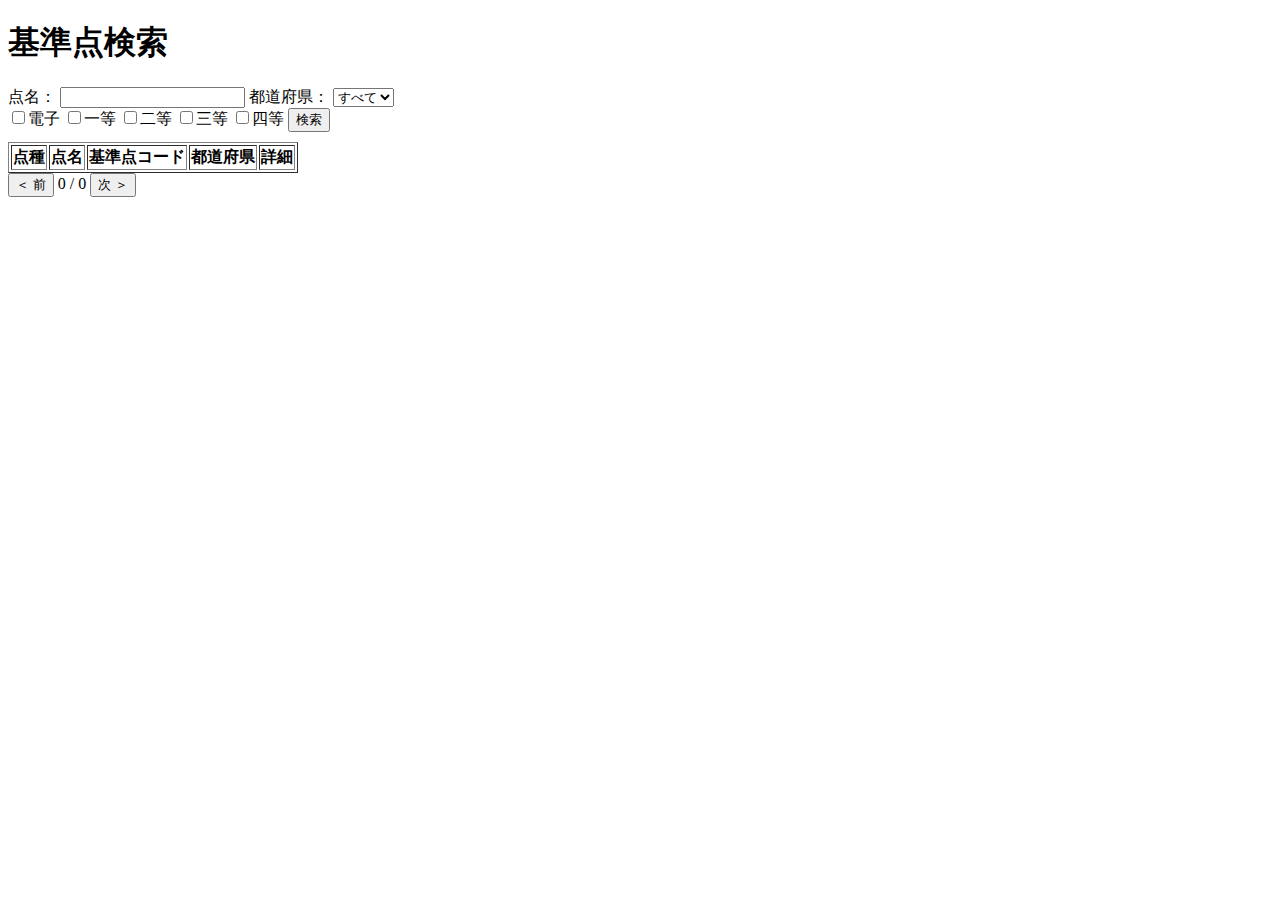
<file: index.html>
<!DOCTYPE html>
<html lang="ja">
<head>
  <meta charset="UTF-8">
  <title>基準点探索</title>

  <meta name="viewport" content="width=device-width, initial-scale=1">

  <!-- 検索エンジンに出さない -->
  <meta name="robots" content="noindex,nofollow,noarchive">

  <!-- PWA -->
  <link rel="manifest" href="manifest.json">
</head>

<body>
<h1>基準点検索</h1>

<div id="loading" style="display:none;">
  読み込み中… <span id="progress">0</span>%
</div>

<!-- 検索条件 -->
<section>
  点名：
  <input id="searchName">

  都道府県：
  <select id="searchPref">
    <option value="">すべて</option>
  </select>
</section>

<section>
  <label><input type="checkbox" class="typeCheck" value="電子基準点">電子</label>
  <label><input type="checkbox" class="typeCheck" value="一等三角点">一等</label>
  <label><input type="checkbox" class="typeCheck" value="二等三角点">二等</label>
  <label><input type="checkbox" class="typeCheck" value="三等三角点">三等</label>
  <label><input type="checkbox" class="typeCheck" value="四等三角点">四等</label>

  <button id="searchBtn">検索</button>
</section>

<!-- 検索結果 -->
<table border="1" style="margin-top:10px;">
  <thead>
    <tr>
      <th>点種</th>
      <th>点名</th>
      <th>基準点コード</th>
      <th>都道府県</th>
      <th>詳細</th>
    </tr>
  </thead>
  <tbody id="resultBody"></tbody>
</table>

<!-- ページング -->
<div>
  <button id="prevBtn">＜ 前</button>
  <span id="pageInfo">0 / 0</span>
  <button id="nextBtn">次 ＞</button>
</div>
  
<script type="module" src="./js/index.js"></script>

<script type="module">
import { initPoints } from './js/init.js';
import { openDB } from './js/db.js';

const loading = document.getElementById('loading');
const progress = document.getElementById('progress');

loading.style.display = 'block';

await initPoints(p => progress.textContent = p);

loading.style.display = 'none';

window.search = async () => {
  const q = document.getElementById('q').value;
  const db = await openDB();
  const tx = db.transaction('points');
  const store = tx.objectStore('points');

  const list = document.getElementById('list');
  list.innerHTML = '';

  store.openCursor().onsuccess = e => {
    const cur = e.target.result;
    if (!cur) {
      // 基準点コード昇順でソート
      results.sort((a, b) => {
        return a.pointCode.localeCompare(b.pointCode);
      });

      render();
      return;
    }

    const p = cur.value;
    if (
      p.pointName?.includes(q) ||
      p.pointCode?.includes(q) ||
      p.city?.includes(q)
    ) {
      const li = document.createElement('li');
      li.innerHTML = `<a href="point.html?code=${p.pointCode}">
        ${p.pointName}（${p.city}）
      </a>`;
      list.appendChild(li);
    }
    cur.continue();
  };
};
</script>

</body>
</html>
</file>
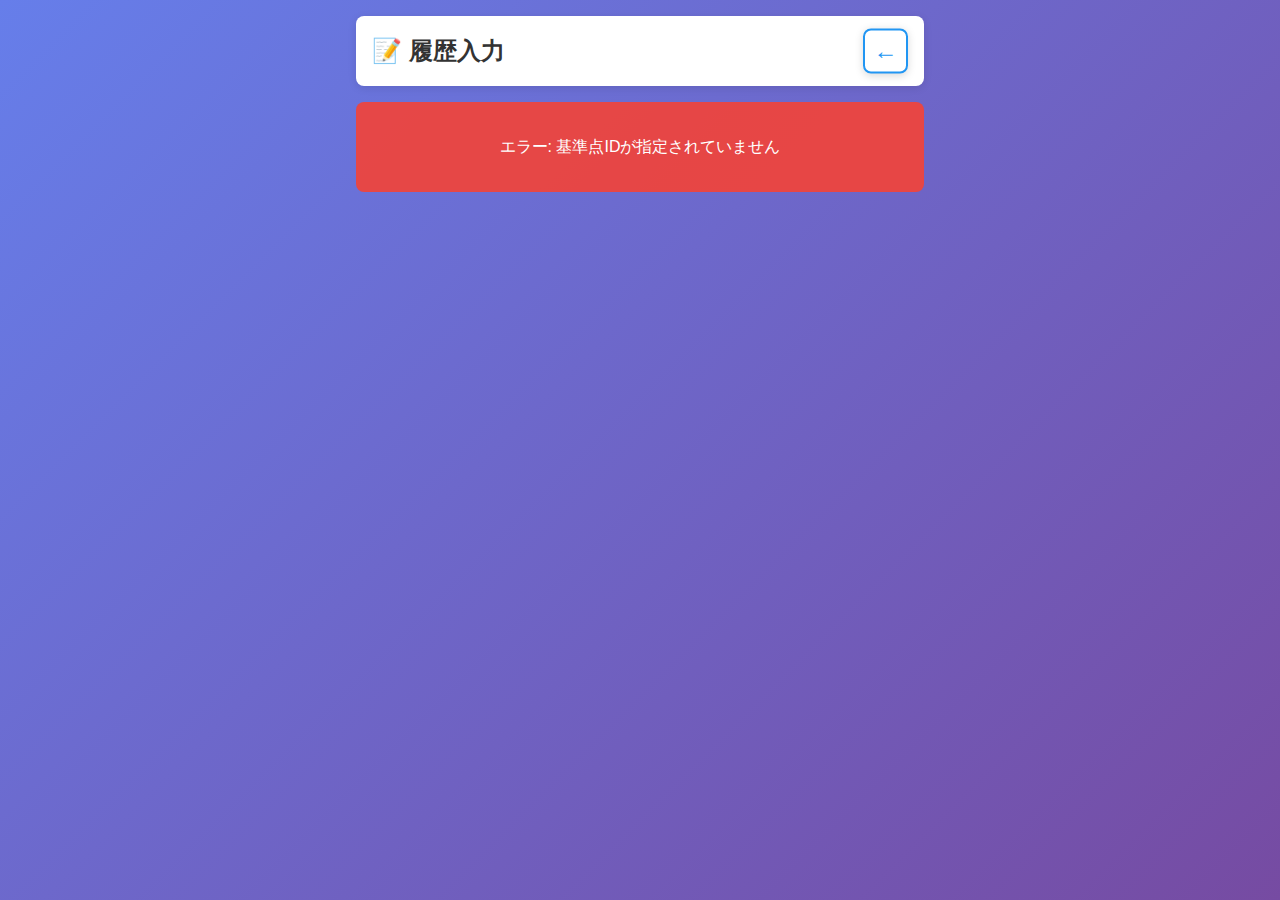
<file: add-visit.html>
<!DOCTYPE html>
<html lang="ja">
<head>
  <meta charset="UTF-8">
  <meta name="viewport" content="width=device-width, initial-scale=1.0">
  <meta name="robots" content="noindex, nofollow">
  <title>履歴入力</title>
  <link rel="icon" type="image/png" sizes="192x192" href="icon-192.png">
  <link rel="icon" type="image/png" sizes="512x512" href="icon-512.png">
  <link rel="apple-touch-icon" href="icon-192.png">
  <link rel="stylesheet" href="css/style.css">
  <style>
    body {
      margin: 0;
      font-family: -apple-system, BlinkMacSystemFont, 'Segoe UI', Roboto, Oxygen, Ubuntu, Cantarell, sans-serif;
      background: linear-gradient(135deg, #667eea 0%, #764ba2 100%);
      min-height: 100vh;
      padding: 0;
    }

    .container {
      max-width: 600px;
      margin: 0 auto;
      padding: 1rem;
    }

    header {
      background: white;
      padding: 1rem;
      box-shadow: 0 2px 8px rgba(0,0,0,0.1);
      margin-bottom: 1rem;
      border-radius: 8px;
      position: relative;
    }

    header h1 {
      margin: 0;
      font-size: 1.5rem;
      color: #333;
    }

    .home-btn {
      position: absolute;
      right: 1rem;
      top: 50%;
      transform: translateY(-50%);
      width: 45px;
      height: 45px;
      background: white;
      color: #2196F3;
      border: 2px solid #2196F3;
      border-radius: 8px;
      display: flex;
      align-items: center;
      justify-content: center;
      font-size: 1.5rem;
      text-decoration: none;
      box-shadow: 0 2px 8px rgba(0,0,0,0.15);
      transition: all 0.2s;
    }

    .home-btn:hover {
      background: #2196F3;
      color: white;
      transform: translateY(-50%) scale(1.05);
      box-shadow: 0 4px 12px rgba(33, 150, 243, 0.4);
    }

    .base-info {
      background: white;
      padding: 1rem;
      border-radius: 8px;
      box-shadow: 0 2px 8px rgba(0,0,0,0.1);
      margin-bottom: 1rem;
    }

    .base-info .rank {
      color: #666;
      font-size: 0.9rem;
      margin-bottom: 0.3rem;
    }

    .base-info .name {
      font-size: 1.2rem;
      font-weight: bold;
      color: #333;
    }

    .form-section {
      background: white;
      padding: 1.2rem;
      border-radius: 8px;
      box-shadow: 0 2px 8px rgba(0,0,0,0.1);
      margin-bottom: 1rem;
    }

    .form-group {
      margin-bottom: 1.5rem;
    }

    .form-group:last-child {
      margin-bottom: 0;
    }

    .form-label {
      display: block;
      font-weight: bold;
      color: #333;
      margin-bottom: 0.5rem;
      font-size: 0.95rem;
    }

    .form-input {
      width: 100%;
      padding: 0.75rem;
      border: 2px solid #ddd;
      border-radius: 8px;
      font-size: 1rem;
      transition: border-color 0.2s;
      box-sizing: border-box;
    }

    .form-input:focus {
      outline: none;
      border-color: #2196F3;
    }

    .checkbox-group {
      display: flex;
      align-items: center;
      gap: 0.5rem;
    }

    .checkbox-group input[type="checkbox"] {
      width: 24px;
      height: 24px;
      cursor: pointer;
    }

    .checkbox-group label {
      font-size: 1rem;
      cursor: pointer;
      user-select: none;
    }

    .photo-section {
      display: flex;
      flex-direction: column;
      gap: 1rem;
    }

    .photo-item {
      border: 2px dashed #ddd;
      border-radius: 8px;
      padding: 1rem;
      transition: border-color 0.2s;
    }

    .photo-item.has-photo {
      border-style: solid;
      border-color: #4CAF50;
    }

    .photo-header {
      display: flex;
      justify-content: space-between;
      align-items: center;
      margin-bottom: 0.5rem;
    }

    .photo-label {
      font-weight: bold;
      color: #333;
    }

    .photo-btn {
      padding: 0.5rem 1rem;
      background: #2196F3;
      color: white;
      border: none;
      border-radius: 6px;
      cursor: pointer;
      font-size: 0.9rem;
      transition: background 0.2s;
    }

    .photo-btn:hover {
      background: #1976D2;
    }

    .photo-preview {
      display: none;
      position: relative;
      margin-top: 0.5rem;
    }

    .photo-preview.show {
      display: block;
    }

    .photo-preview img {
      width: 100%;
      max-width: 360px;
      border-radius: 8px;
      box-shadow: 0 2px 8px rgba(0,0,0,0.1);
    }

    .photo-preview .remove-btn {
      position: absolute;
      top: 0.5rem;
      right: 0.5rem;
      background: rgba(244, 67, 54, 0.9);
      color: white;
      border: none;
      border-radius: 50%;
      width: 32px;
      height: 32px;
      cursor: pointer;
      font-size: 1.2rem;
      display: flex;
      align-items: center;
      justify-content: center;
      transition: background 0.2s;
    }

    .photo-preview .remove-btn:hover {
      background: rgba(244, 67, 54, 1);
    }

    textarea.form-input {
      min-height: 120px;
      resize: vertical;
      font-family: inherit;
    }

    .submit-btn {
      width: 100%;
      padding: 1rem;
      background: linear-gradient(135deg, #667eea 0%, #764ba2 100%);
      color: white;
      border: none;
      border-radius: 8px;
      font-size: 1.1rem;
      font-weight: bold;
      cursor: pointer;
      transition: transform 0.2s, box-shadow 0.2s;
      box-shadow: 0 4px 12px rgba(102, 126, 234, 0.4);
    }

    .submit-btn:hover:not(:disabled) {
      transform: translateY(-2px);
      box-shadow: 0 6px 16px rgba(102, 126, 234, 0.6);
    }

    .submit-btn:disabled {
      background: #ccc;
      cursor: not-allowed;
      box-shadow: none;
    }

    .loading, .error {
      text-align: center;
      padding: 2rem;
      color: white;
    }

    .error {
      background: rgba(244, 67, 54, 0.9);
      border-radius: 8px;
      margin-bottom: 1rem;
    }

    /* トリミングモーダル */
    .crop-modal {
      display: none;
      position: fixed;
      top: 0;
      left: 0;
      right: 0;
      bottom: 0;
      background: rgba(0, 0, 0, 0.9);
      z-index: 1000;
      padding: 1rem;
    }

    .crop-modal.show {
      display: flex;
      flex-direction: column;
      align-items: center;
      justify-content: center;
    }

    .crop-container {
      max-width: 90vw;
      max-height: 70vh;
      position: relative;
      background: #000;
      border-radius: 8px;
      overflow: hidden;
    }

    .crop-canvas {
      max-width: 100%;
      max-height: 100%;
      display: block;
    }

    .crop-controls {
      display: flex;
      gap: 1rem;
      margin-top: 1rem;
    }

    .crop-controls button {
      padding: 0.75rem 1.5rem;
      border: none;
      border-radius: 6px;
      font-size: 1rem;
      cursor: pointer;
      transition: all 0.2s;
    }

    .crop-controls .confirm-btn {
      background: #4CAF50;
      color: white;
    }

    .crop-controls .confirm-btn:hover {
      background: #45a049;
    }

    .crop-controls .cancel-btn {
      background: #f44336;
      color: white;
    }

    .crop-controls .cancel-btn:hover {
      background: #da190b;
    }

    input[type="file"] {
      display: none;
    }

    .photo-info {
      font-size: 0.85rem;
      color: #666;
      margin-top: 0.25rem;
    }
  </style>
</head>
<body>
  <div class="container">
    <header>
      <h1>📝 履歴入力</h1>
      <a href="detail.html" id="back-btn" class="home-btn">←</a>
    </header>

    <div id="loading" class="loading">
      <p>読み込み中...</p>
    </div>

    <div id="error" class="error" style="display: none;"></div>

    <div id="content" style="display: none;">
      <div class="base-info">
        <div class="rank" id="base-rank"></div>
        <div class="name" id="base-name"></div>
      </div>

      <form id="visit-form" class="form-section">
        <div class="form-group">
          <label class="form-label" for="visit-date">探索日</label>
          <input type="date" id="visit-date" class="form-input" required>
        </div>

        <div class="form-group">
          <label class="form-label">探索結果</label>
          <div class="checkbox-group">
            <input type="checkbox" id="found" checked>
            <label for="found">基準点を発見した</label>
          </div>
          <div class="photo-info">※ チェックなし = 見つけられなかった</div>
        </div>

        <div class="form-group">
          <label class="form-label">写真登録</label>
          <div class="photo-section">
            <!-- 近景 -->
            <div class="photo-item" id="near-photo-item">
              <div class="photo-header">
                <span class="photo-label">📷 近景</span>
                <button type="button" class="photo-btn" onclick="selectPhoto('near')">写真を選択</button>
              </div>
              <div class="photo-info">縦長 3:4 に自動調整されます</div>
              <div class="photo-preview" id="near-preview">
                <img id="near-preview-img" alt="近景プレビュー">
                <button type="button" class="remove-btn" onclick="removePhoto('near')">×</button>
              </div>
            </div>

            <!-- 遠景 -->
            <div class="photo-item" id="far-photo-item">
              <div class="photo-header">
                <span class="photo-label">🏞️ 遠景</span>
                <button type="button" class="photo-btn" onclick="selectPhoto('far')">写真を選択</button>
              </div>
              <div class="photo-info">縦長 3:4 に自動調整されます</div>
              <div class="photo-preview" id="far-preview">
                <img id="far-preview-img" alt="遠景プレビュー">
                <button type="button" class="remove-btn" onclick="removePhoto('far')">×</button>
              </div>
            </div>
          </div>
          <input type="file" id="photo-input" accept="image/*" onchange="handlePhotoSelect(event)">
        </div>

        <div class="form-group">
          <label class="form-label" for="memo">メモ</label>
          <textarea id="memo" class="form-input" placeholder="探索時の状況や気づいたことを記録"></textarea>
        </div>

        <button type="submit" class="submit-btn">💾 登録する</button>
      </form>
    </div>
  </div>

  <!-- トリミングモーダル -->
  <div class="crop-modal" id="crop-modal">
    <div class="crop-container">
      <canvas id="crop-canvas" class="crop-canvas"></canvas>
    </div>
    <div class="crop-controls">
      <button type="button" class="confirm-btn" onclick="confirmCrop()">✓ 確定</button>
      <button type="button" class="cancel-btn" onclick="cancelCrop()">× キャンセル</button>
    </div>
  </div>

  <script type="module">
    import KijuntenDB from './src/db.js'
    import { getLabel, ensureMasterDataLoaded } from './src/metadata.js'
    const db = new KijuntenDB()
    
    let currentPhotoType = null // 'near' or 'far'
    let currentImage = null
    let nearPhotoData = null
    let farPhotoData = null
    let baseData = null

    const loading = document.getElementById('loading')
    const error = document.getElementById('error')
    const content = document.getElementById('content')
    const cropModal = document.getElementById('crop-modal')
    const cropCanvas = document.getElementById('crop-canvas')
    const cropCtx = cropCanvas.getContext('2d')

    // URLパラメータから基準点IDを取得
    const params = new URLSearchParams(window.location.search)
    const baseId = params.get('id')

    if (!baseId) {
      error.textContent = 'エラー: 基準点IDが指定されていません'
      error.style.display = 'block'
      loading.style.display = 'none'
    } else {
      loadBaseData()
    }

    // 今日の日付をデフォルトにセット
    document.getElementById('visit-date').valueAsDate = new Date()

    // 戻るボタンのリンクを設定
    document.getElementById('back-btn').href = `detail.html?id=${baseId}`

    async function loadBaseData() {
      try {
        await db.init()
        await ensureMasterDataLoaded()

        baseData = await db.getBase(baseId)

        if (!baseData) {
          error.textContent = 'エラー: 基準点が見つかりません'
          error.style.display = 'block'
          loading.style.display = 'none'
          return
        }

        // 点種別の取得
        const rankLabel = getLabel('rank_ids', baseData.rank_id) || '不明'
        let shortRank = rankLabel
        if (rankLabel.includes('電子')) shortRank = '電子基準点'
        else if (rankLabel.includes('一等')) shortRank = '一等三角点'
        else if (rankLabel.includes('二等')) shortRank = '二等三角点'
        else if (rankLabel.includes('三等')) shortRank = '三等三角点'
        else if (rankLabel.includes('四等')) shortRank = '四等三角点'

        document.getElementById('base-rank').textContent = shortRank
        document.getElementById('base-name').textContent = baseData.name || '名称不明'

        loading.style.display = 'none'
        content.style.display = 'block'
      } catch (err) {
        console.error('Error loading base data:', err)
        error.textContent = 'エラー: データの読み込みに失敗しました'
        error.style.display = 'block'
        loading.style.display = 'none'
      }
    }

    function selectPhoto(type) {
      currentPhotoType = type
      document.getElementById('photo-input').click()
    }

    function handlePhotoSelect(event) {
      const file = event.target.files[0]
      if (!file) return

      const reader = new FileReader()
      reader.onload = (e) => {
        const img = new Image()
        img.onload = () => {
          currentImage = img
          showCropModal()
        }
        img.src = e.target.result
      }
      reader.readAsDataURL(file)

      // ファイル入力をリセット（同じファイルを再選択可能に）
      event.target.value = ''
    }

    function showCropModal() {
      cropModal.classList.add('show')
      
      // 画像を縦長3:4の比率でトリミング
      const img = currentImage
      const targetRatio = 3 / 4 // 幅:高さ = 3:4
      
      let cropWidth, cropHeight, offsetX, offsetY

      const imgRatio = img.width / img.height

      if (imgRatio > targetRatio) {
        // 画像が横長すぎる場合、高さ基準でトリミング
        cropHeight = img.height
        cropWidth = img.height * targetRatio
        offsetX = (img.width - cropWidth) / 2
        offsetY = 0
      } else {
        // 画像が縦長すぎる場合、幅基準でトリミング
        cropWidth = img.width
        cropHeight = img.width / targetRatio
        offsetX = 0
        offsetY = (img.height - cropHeight) / 2
      }

      // キャンバスサイズを設定（表示用）
      const displayWidth = Math.min(360, window.innerWidth - 40)
      const displayHeight = displayWidth / targetRatio

      cropCanvas.width = displayWidth
      cropCanvas.height = displayHeight

      // トリミング領域を描画
      cropCtx.drawImage(
        img,
        offsetX, offsetY, cropWidth, cropHeight,
        0, 0, displayWidth, displayHeight
      )
    }

    function confirmCrop() {
      // キャンバスから360x480の画像を作成
      const finalCanvas = document.createElement('canvas')
      finalCanvas.width = 360
      finalCanvas.height = 480
      const finalCtx = finalCanvas.getContext('2d')

      // 現在のキャンバスの内容を360x480にリサイズ
      finalCtx.drawImage(cropCanvas, 0, 0, 360, 480)

      // Data URLとして保存
      const dataUrl = finalCanvas.toDataURL('image/jpeg', 0.85)

      if (currentPhotoType === 'near') {
        nearPhotoData = dataUrl
        document.getElementById('near-preview-img').src = dataUrl
        document.getElementById('near-preview').classList.add('show')
        document.getElementById('near-photo-item').classList.add('has-photo')
      } else if (currentPhotoType === 'far') {
        farPhotoData = dataUrl
        document.getElementById('far-preview-img').src = dataUrl
        document.getElementById('far-preview').classList.add('show')
        document.getElementById('far-photo-item').classList.add('has-photo')
      }

      cancelCrop()
    }

    function cancelCrop() {
      cropModal.classList.remove('show')
      currentImage = null
      currentPhotoType = null
    }

    function removePhoto(type) {
      if (type === 'near') {
        nearPhotoData = null
        document.getElementById('near-preview').classList.remove('show')
        document.getElementById('near-photo-item').classList.remove('has-photo')
      } else if (type === 'far') {
        farPhotoData = null
        document.getElementById('far-preview').classList.remove('show')
        document.getElementById('far-photo-item').classList.remove('has-photo')
      }
    }

    // フォーム送信処理
    document.getElementById('visit-form').addEventListener('submit', async (e) => {
      e.preventDefault()

      const submitBtn = e.target.querySelector('.submit-btn')
      submitBtn.disabled = true
      submitBtn.textContent = '保存中...'

      try {
        const visitData = {
          baseId: baseId,
          baseName: baseData.name,
          baseRank: document.getElementById('base-rank').textContent,
          visitDate: document.getElementById('visit-date').value,
          found: document.getElementById('found').checked,
          nearPhoto: nearPhotoData,
          farPhoto: farPhotoData,
          memo: document.getElementById('memo').value.trim(),
          createdAt: new Date().toISOString()
        }

        // IndexedDBに保存
        await saveVisitHistory(visitData)

        alert('探索履歴を登録しました')
        window.location.href = `detail.html?id=${baseId}`
      } catch (err) {
        console.error('Error saving visit history:', err)
        alert('保存に失敗しました: ' + err.message)
        submitBtn.disabled = false
        submitBtn.textContent = '💾 登録する'
      }
    })

    function saveVisitHistory(visitData) {
      return new Promise((resolve, reject) => {
        const request = indexedDB.open('visitHistoryDB', 1)

        request.onerror = () => reject(new Error('データベースを開けませんでした'))

        request.onsuccess = (event) => {
          const db = event.target.result
          const transaction = db.transaction(['visits'], 'readwrite')
          const store = transaction.objectStore('visits')
          const addRequest = store.add(visitData)

          addRequest.onsuccess = () => {
            db.close()
            resolve()
          }

          addRequest.onerror = () => {
            db.close()
            reject(new Error('データの保存に失敗しました'))
          }
        }

        request.onupgradeneeded = (event) => {
          const db = event.target.result
          if (!db.objectStoreNames.contains('visits')) {
            const objectStore = db.createObjectStore('visits', { keyPath: 'visitId', autoIncrement: true })
            objectStore.createIndex('baseId', 'baseId', { unique: false })
            objectStore.createIndex('visitDate', 'visitDate', { unique: false })
          }
        }
      })
    }
  </script>
</body>
</html>
</file>
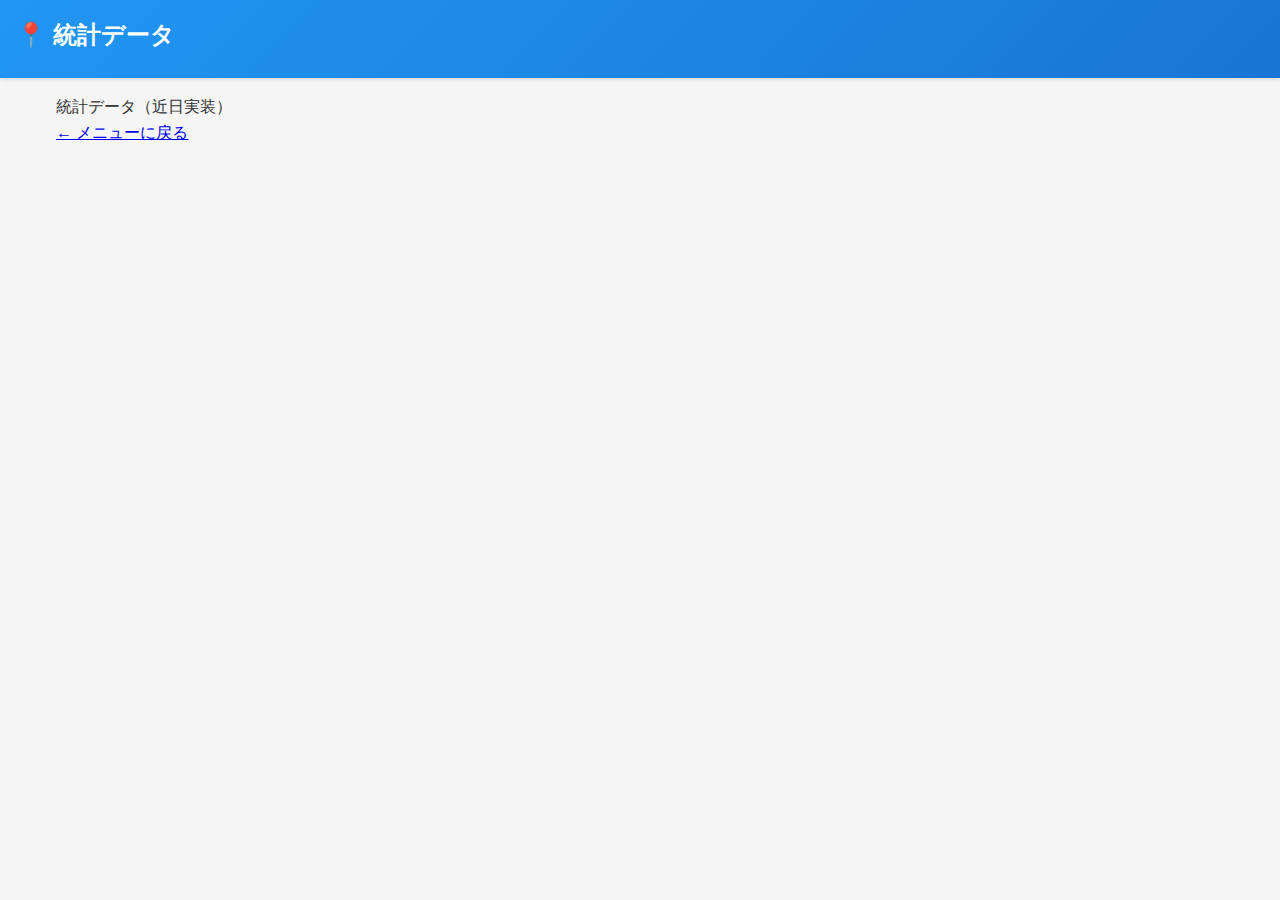
<file: data.html>
<!DOCTYPE html>
<html lang="ja">
<head>
  <meta charset="UTF-8">
  <meta name="viewport" content="width=device-width, initial-scale=1.0">
  <meta name="robots" content="noindex, nofollow">
  <title>統計データ</title>
  <link rel="stylesheet" href="css/style.css">
</head>
<body>
  <header>
    <h1>📍 統計データ</h1>
  </header>

  <main>
    <div class="container">
      <section id="data-section">
        <p>統計データ（近日実装）</p>
        <p><a href="index.html">← メニューに戻る</a></p>
      </section>
    </div>
  </main>
</body>
</html>
</file>
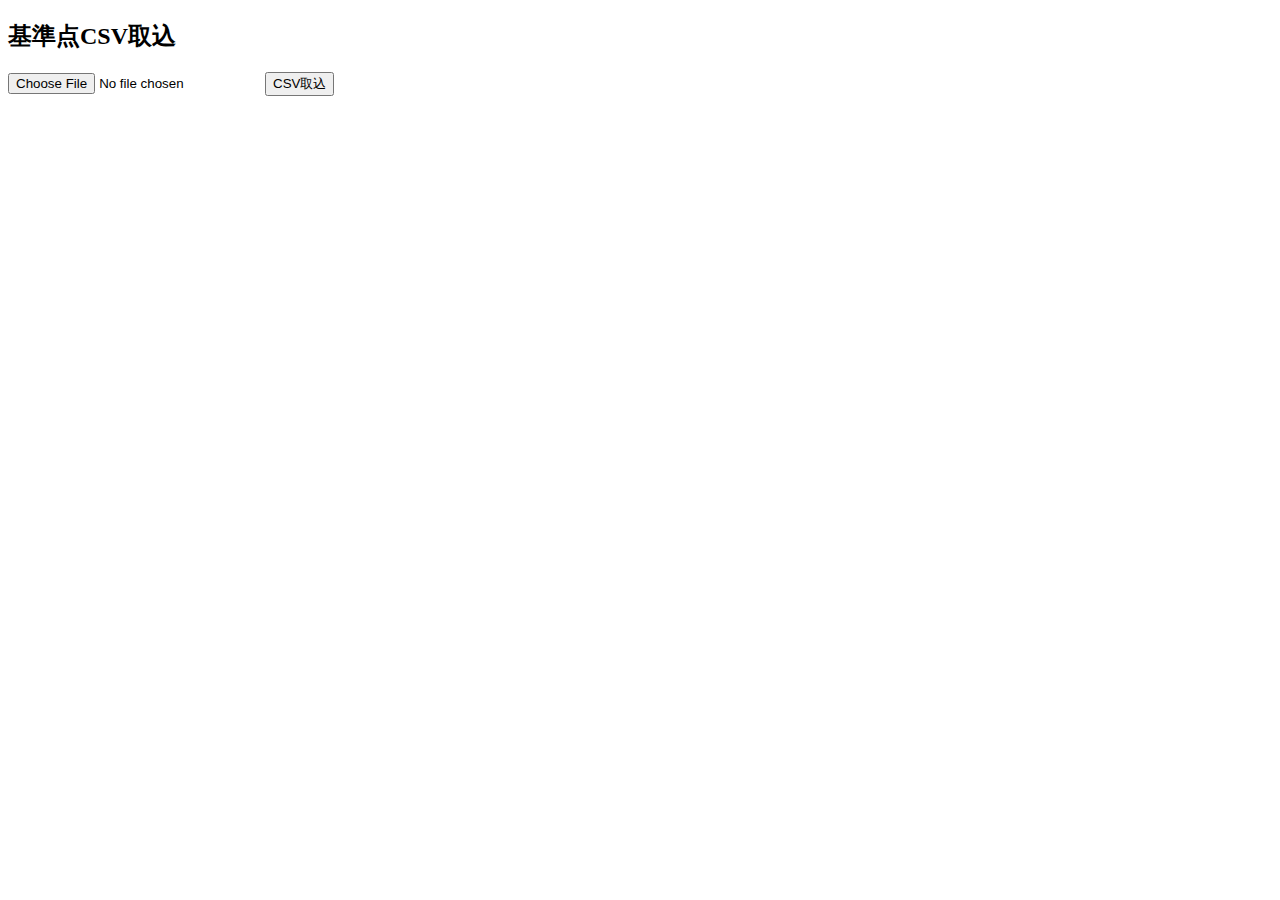
<file: import.html>
<!DOCTYPE html>
<html lang="ja">
<head>
  <meta charset="UTF-8">
  <title>基準点CSV取込</title>
</head>
<body>

<h2>基準点CSV取込</h2>

<input type="file" id="csvFile" accept=".csv">
<button onclick="importCSV()">CSV取込</button>

<div id="import-log"></div>

<script src="js/db.js"></script>

<script>
async function importCSV() {
  const file = document.getElementById("csvFile").files[0];
  if (!file) return;

  const text = await file.text();
  const lines = text.split(/\r?\n/);

  const db = await openDB();
  const tx = db.transaction("points", "readwrite");
  const store = tx.objectStore("points");

  let count = 0;

  for (let i = 1; i < lines.length; i++) {
    if (!lines[i].trim()) continue;
    const cols = lines[i].split(",");

    store.put({
      type: cols[0],
      name: cols[1],
      code: cols[2],
      number: cols[3],
      status: cols[4],
      lon: Number(cols[5]),
      lat: Number(cols[6]),
      prefecture: cols[7],
      city: cols[8]
    });

    count++;
  }

  tx.oncomplete = () => {
    document.getElementById("import-log").textContent =
      `取込完了：${count}件`;
  };
}
</script>

</body>
</html>
</file>
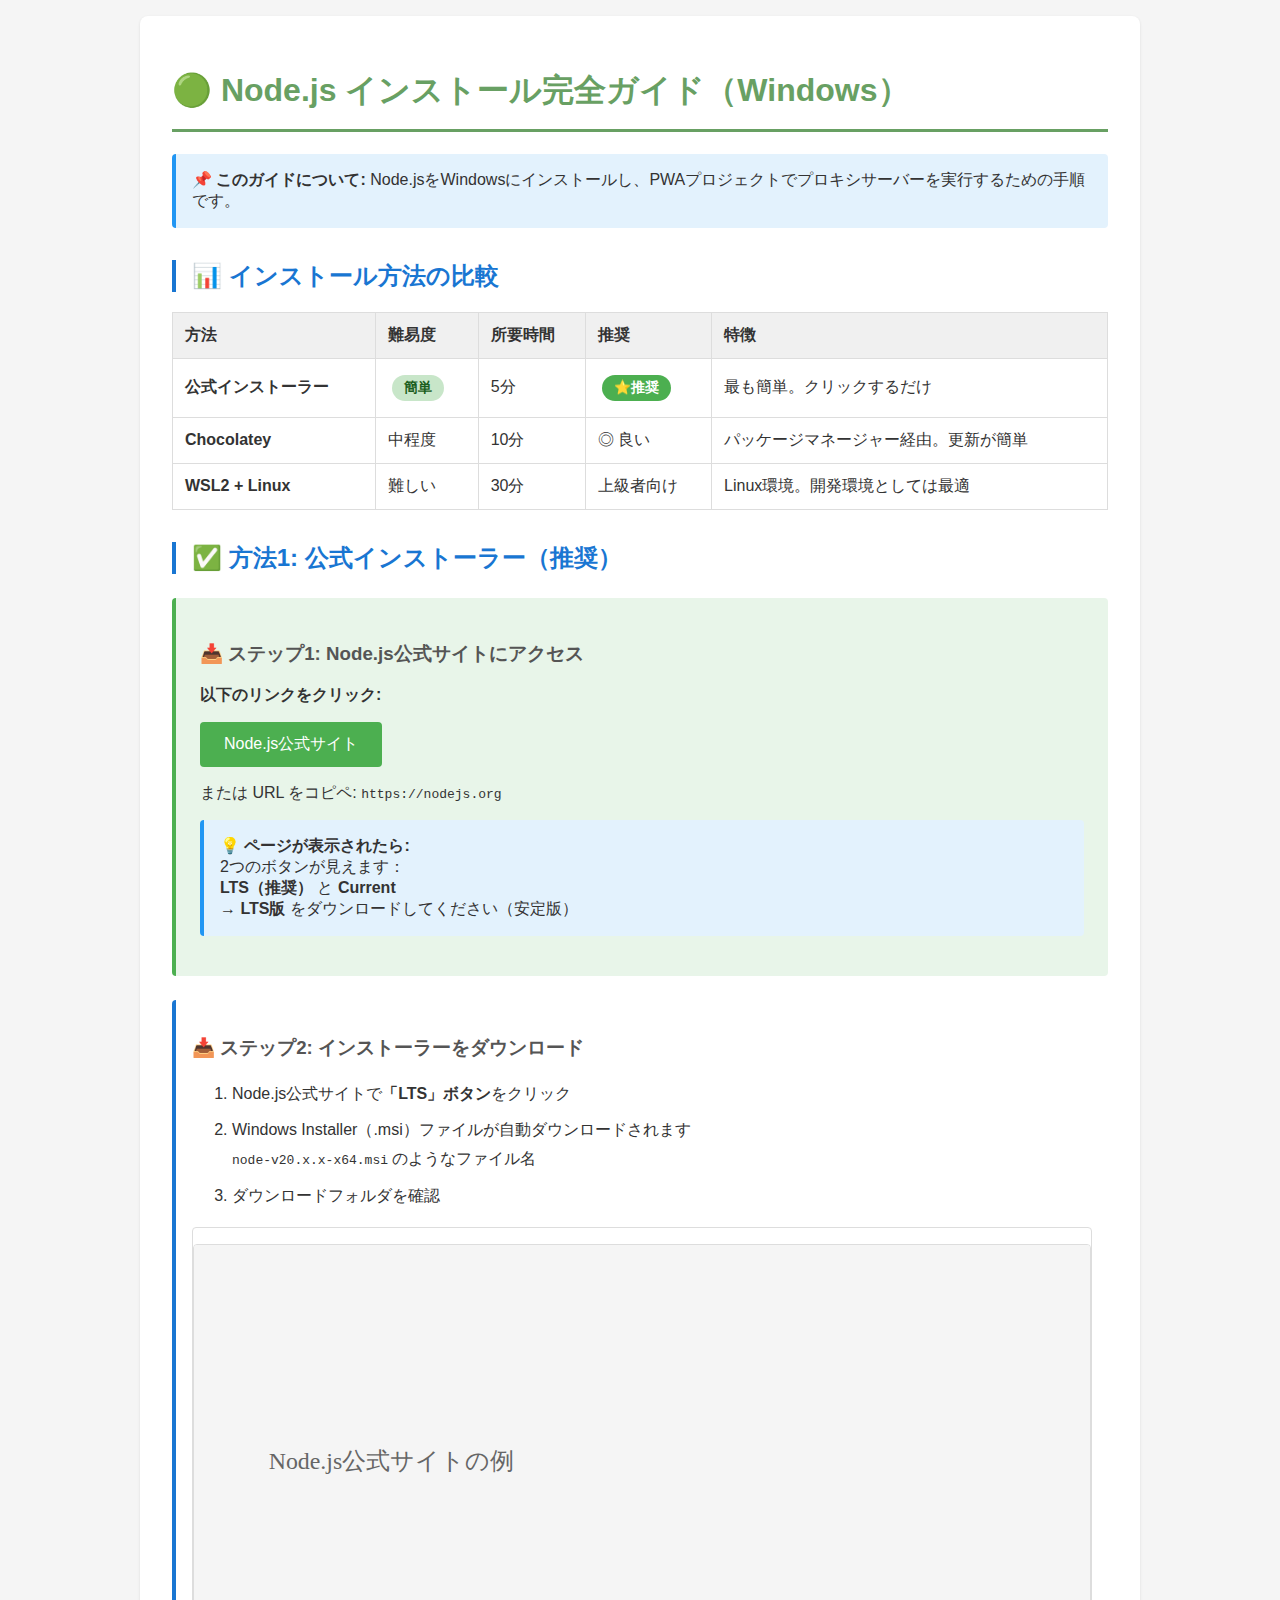
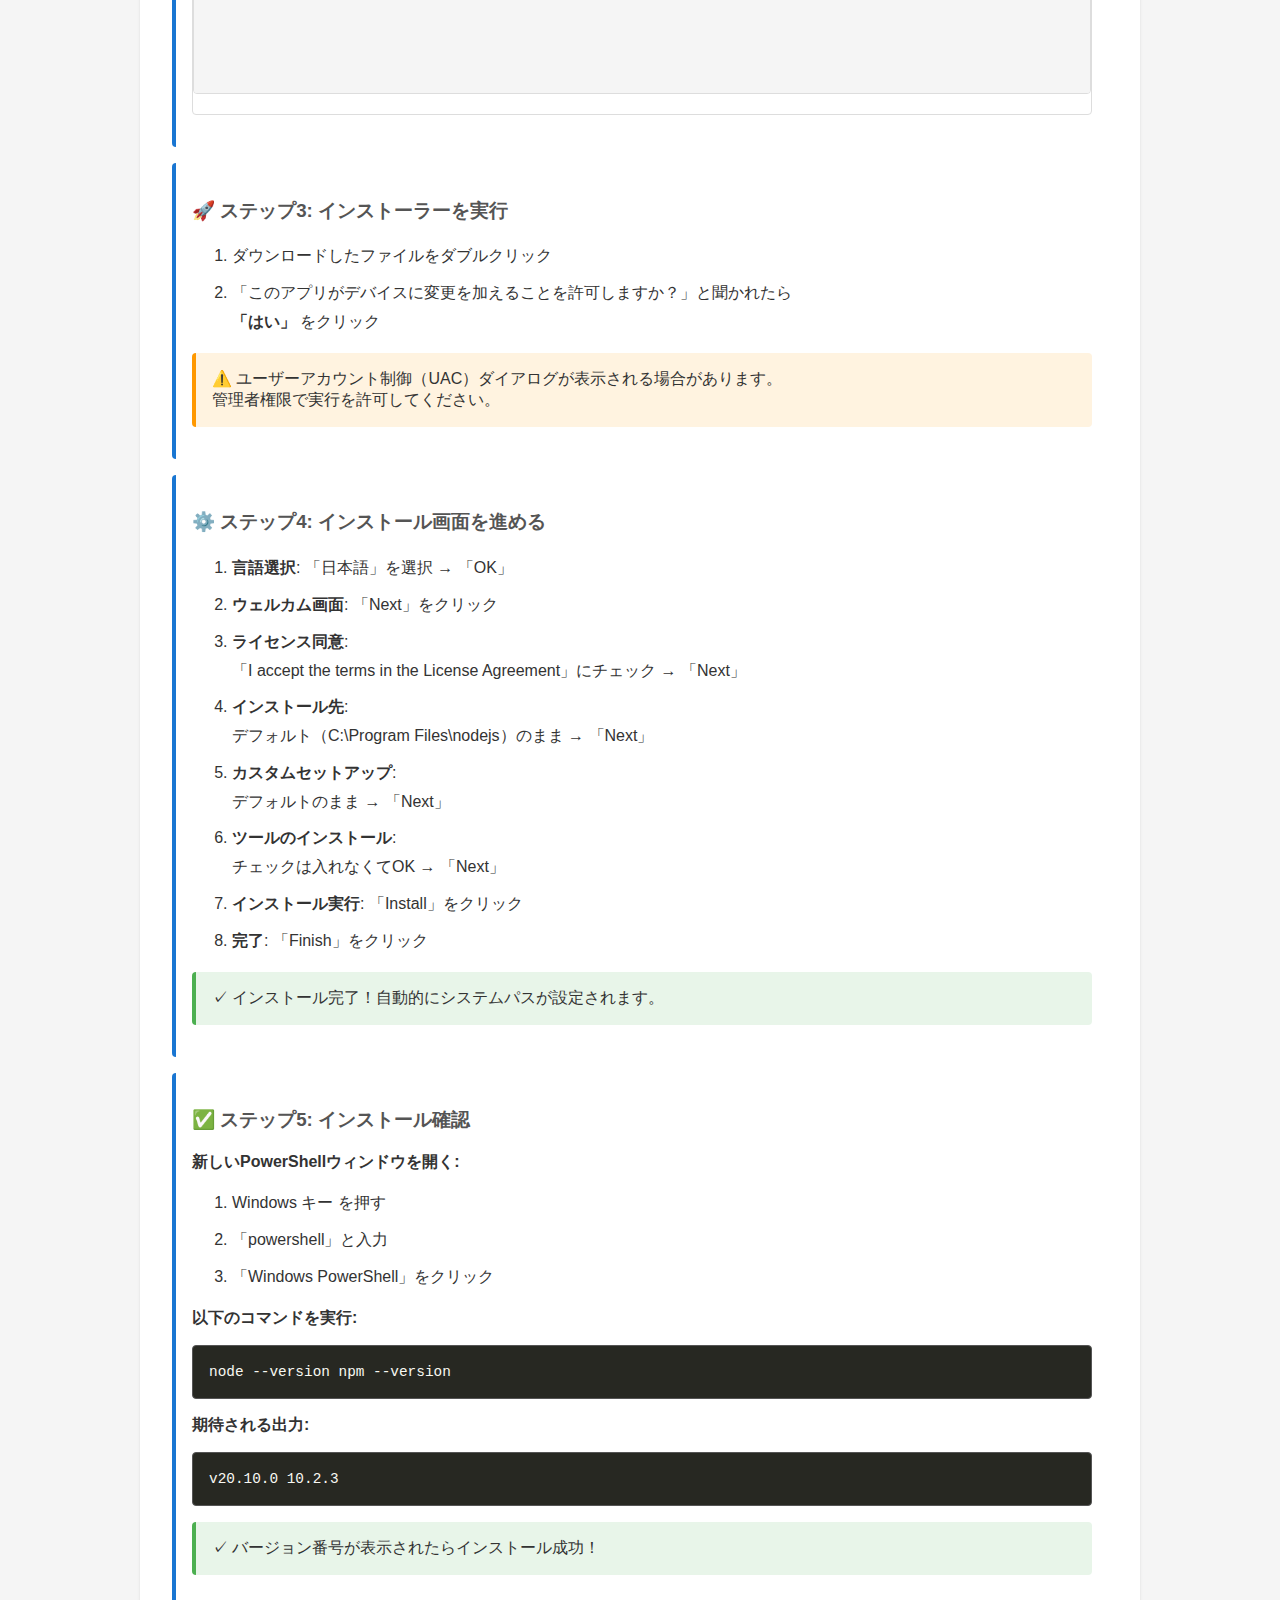
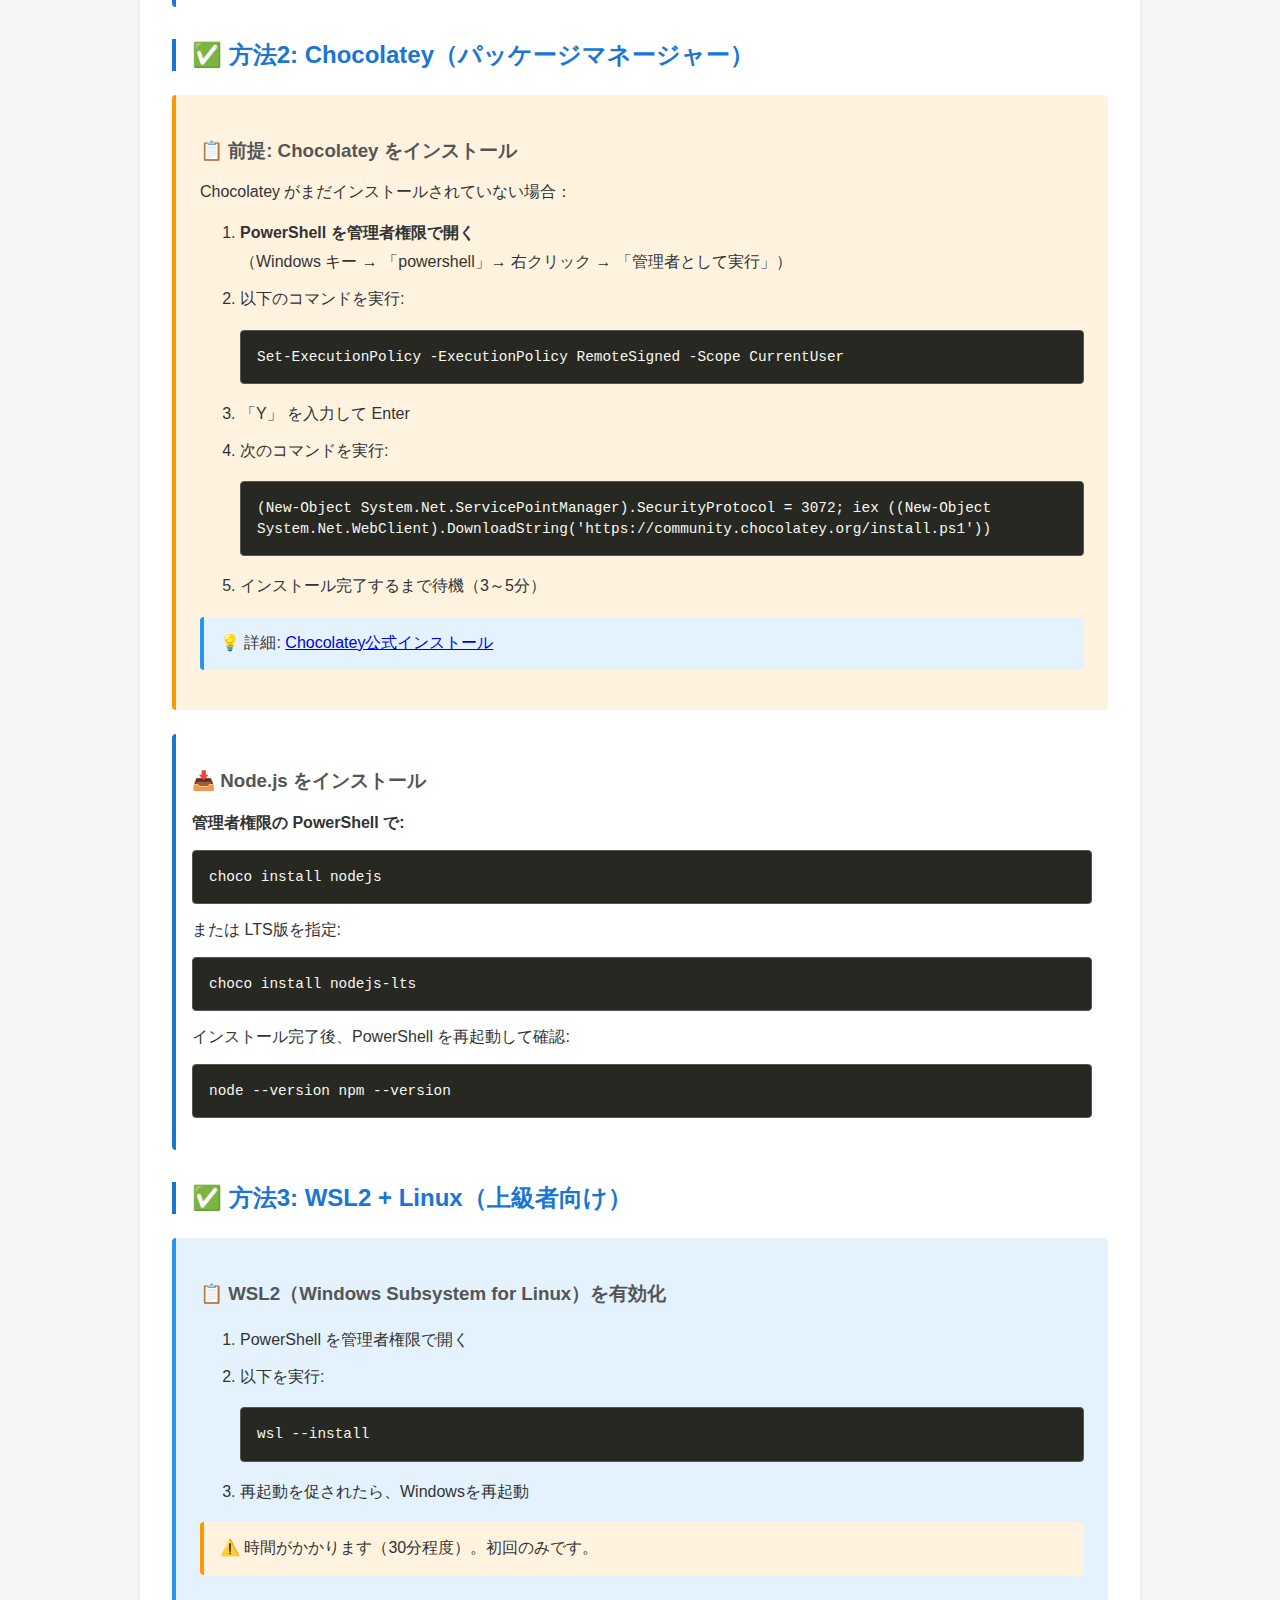
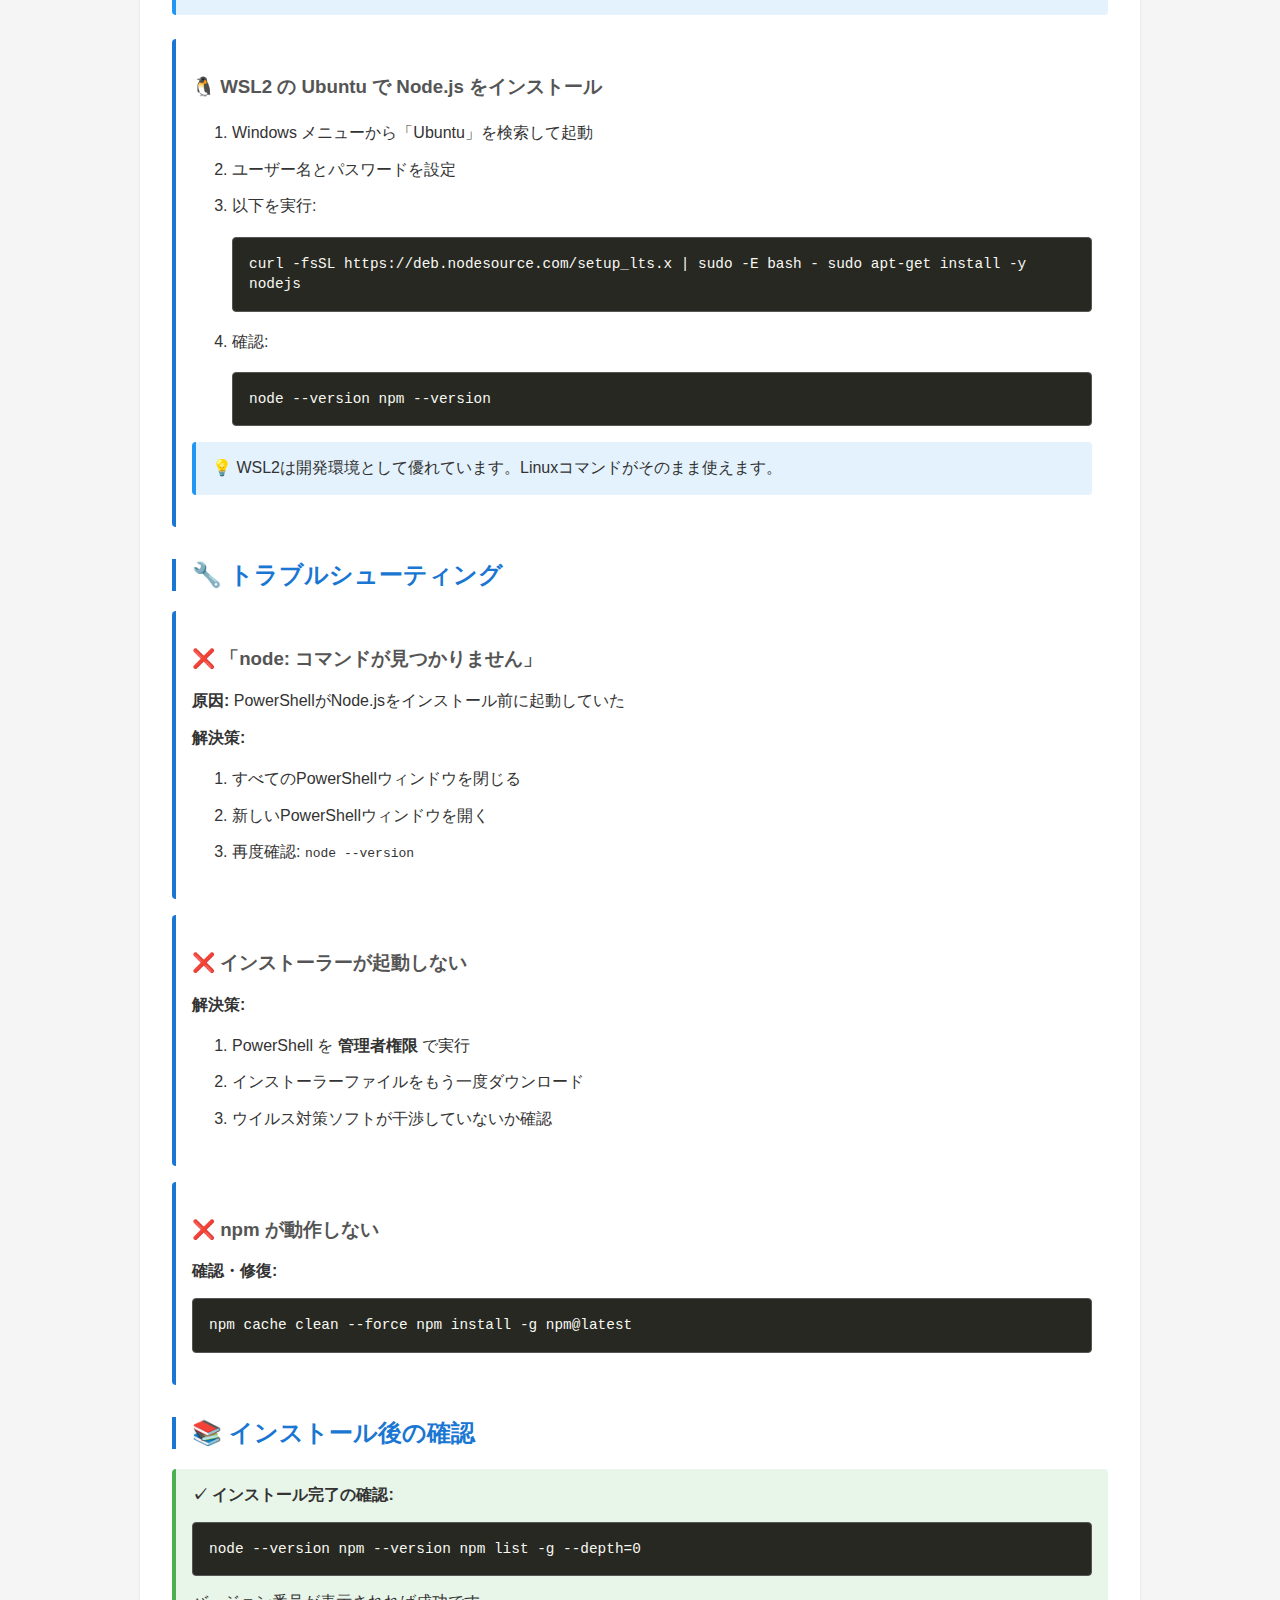
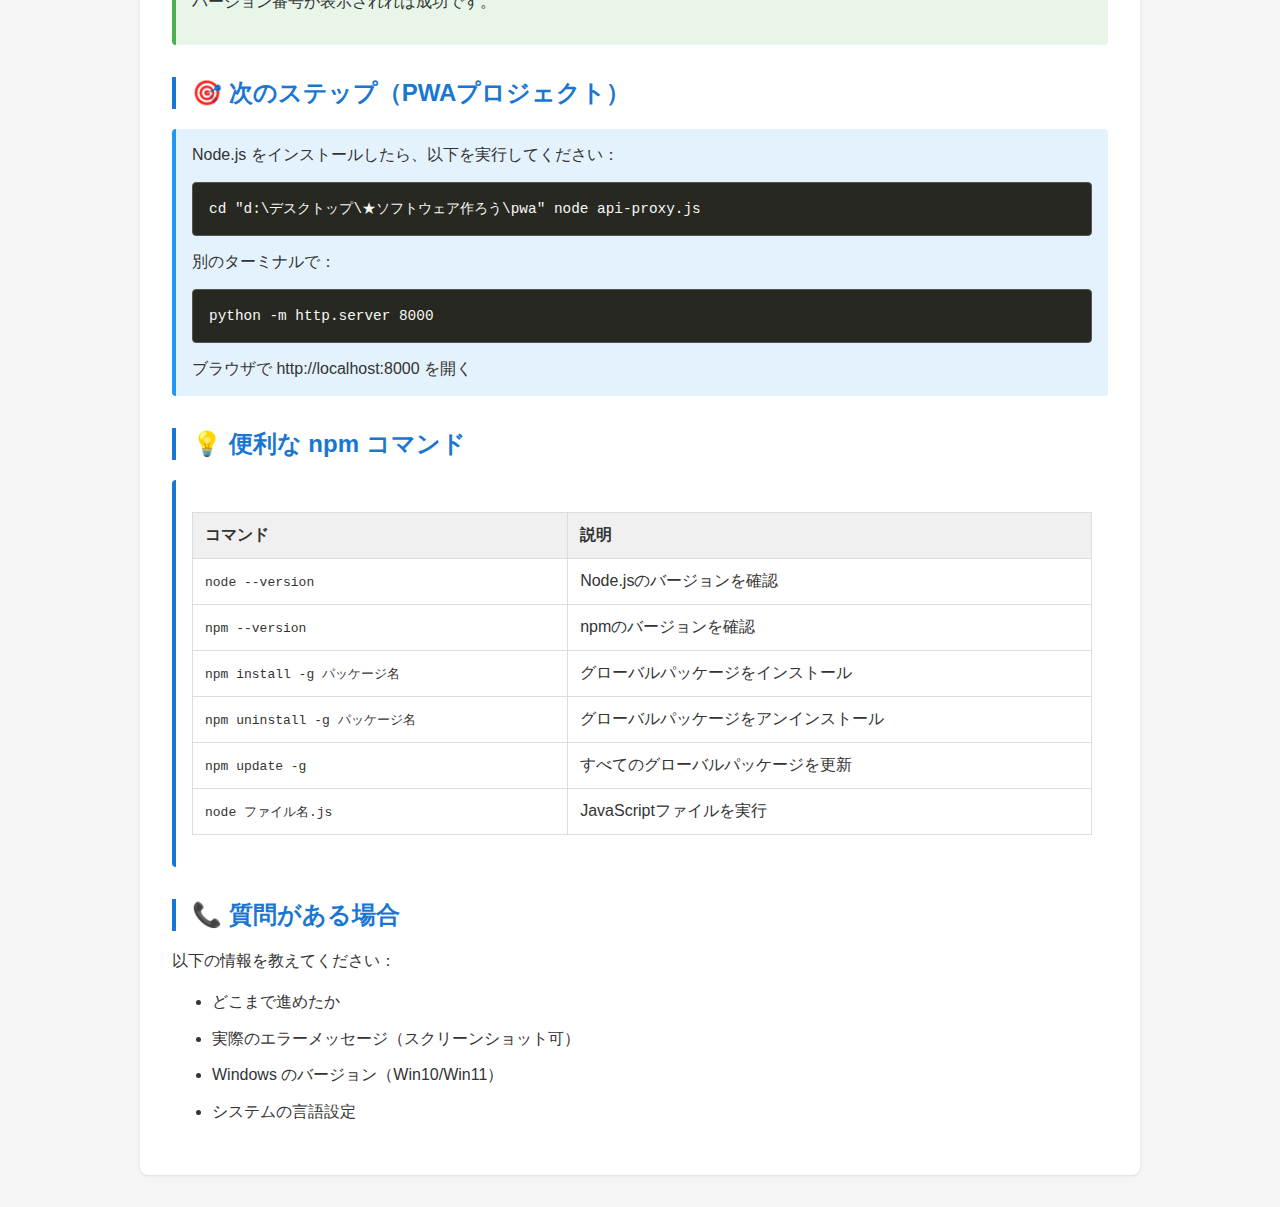
<file: nodejs-install-guide.html>
<!DOCTYPE html>
<html lang="ja">
<head>
  <meta charset="UTF-8">
  <meta name="viewport" content="width=device-width, initial-scale=1.0">
  <title>Node.js インストール完全ガイド</title>
  <style>
    body {
      font-family: -apple-system, BlinkMacSystemFont, 'Segoe UI', Roboto, sans-serif;
      max-width: 1000px;
      margin: 0 auto;
      padding: 1rem;
      background: #f5f5f5;
      color: #333;
    }
    .container {
      background: white;
      padding: 2rem;
      border-radius: 8px;
      box-shadow: 0 1px 3px rgba(0,0,0,0.1);
      margin-bottom: 1rem;
    }
    h1 {
      color: #68A063;
      border-bottom: 3px solid #68A063;
      padding-bottom: 1rem;
    }
    h2 {
      color: #1976D2;
      margin-top: 2rem;
      border-left: 4px solid #1976D2;
      padding-left: 1rem;
    }
    h3 {
      color: #555;
    }
    .method {
      background: #f9f9f9;
      padding: 1.5rem;
      border-radius: 4px;
      margin: 1.5rem 0;
      border-left: 4px solid #4CAF50;
    }
    .method.easy {
      border-left-color: #4CAF50;
      background: #e8f5e9;
    }
    .method.medium {
      border-left-color: #FF9800;
      background: #fff3e0;
    }
    .method.advanced {
      border-left-color: #2196F3;
      background: #e3f2fd;
    }
    .step {
      background: white;
      padding: 1rem;
      border-radius: 4px;
      margin: 1rem 0;
      border-left: 4px solid #1976D2;
    }
    .code {
      background: #272822;
      color: #f8f8f2;
      padding: 1rem;
      border-radius: 4px;
      overflow-x: auto;
      font-family: 'Courier New', monospace;
      font-size: 0.9rem;
      margin: 1rem 0;
      line-height: 1.4;
      border: 1px solid #555;
    }
    .warning {
      background: #fff3e0;
      border-left: 4px solid #FF9800;
      padding: 1rem;
      border-radius: 4px;
      margin: 1rem 0;
    }
    .success {
      background: #e8f5e9;
      border-left: 4px solid #4CAF50;
      padding: 1rem;
      border-radius: 4px;
      margin: 1rem 0;
    }
    .info {
      background: #e3f2fd;
      border-left: 4px solid #2196F3;
      padding: 1rem;
      border-radius: 4px;
      margin: 1rem 0;
    }
    .screenshot {
      max-width: 100%;
      border: 1px solid #ddd;
      border-radius: 4px;
      margin: 1rem 0;
    }
    ul, ol {
      line-height: 1.8;
    }
    li {
      margin: 0.5rem 0;
    }
    .button-group {
      display: flex;
      gap: 1rem;
      margin: 1rem 0;
      flex-wrap: wrap;
    }
    .btn {
      padding: 0.75rem 1.5rem;
      background: #68A063;
      color: white;
      border: none;
      border-radius: 4px;
      cursor: pointer;
      font-size: 1rem;
      text-decoration: none;
      display: inline-block;
      transition: all 0.3s;
    }
    .btn:hover {
      background: #5a8a54;
      transform: translateY(-2px);
      box-shadow: 0 4px 8px rgba(0,0,0,0.2);
    }
    .btn.download {
      background: #4CAF50;
    }
    .btn.download:hover {
      background: #45a049;
    }
    table {
      width: 100%;
      border-collapse: collapse;
      margin: 1rem 0;
    }
    th, td {
      border: 1px solid #ddd;
      padding: 0.75rem;
      text-align: left;
    }
    th {
      background: #f0f0f0;
      font-weight: 600;
    }
    .badge {
      display: inline-block;
      padding: 0.25rem 0.75rem;
      border-radius: 20px;
      font-size: 0.85rem;
      font-weight: 600;
      margin: 0.25rem;
    }
    .badge.easy {
      background: #c8e6c9;
      color: #1b5e20;
    }
    .badge.recommended {
      background: #4CAF50;
      color: white;
    }
  </style>
</head>
<body>
  <div class="container">
    <h1>🟢 Node.js インストール完全ガイド（Windows）</h1>

    <div class="info">
      <strong>📌 このガイドについて:</strong> Node.jsをWindowsにインストールし、PWAプロジェクトでプロキシサーバーを実行するための手順です。
    </div>

    <h2>📊 インストール方法の比較</h2>
    
    <table>
      <thead>
        <tr>
          <th>方法</th>
          <th>難易度</th>
          <th>所要時間</th>
          <th>推奨</th>
          <th>特徴</th>
        </tr>
      </thead>
      <tbody>
        <tr>
          <td><strong>公式インストーラー</strong></td>
          <td><span class="badge easy">簡単</span></td>
          <td>5分</td>
          <td><span class="badge recommended">⭐推奨</span></td>
          <td>最も簡単。クリックするだけ</td>
        </tr>
        <tr>
          <td><strong>Chocolatey</strong></td>
          <td>中程度</td>
          <td>10分</td>
          <td>◎ 良い</td>
          <td>パッケージマネージャー経由。更新が簡単</td>
        </tr>
        <tr>
          <td><strong>WSL2 + Linux</strong></td>
          <td>難しい</td>
          <td>30分</td>
          <td>上級者向け</td>
          <td>Linux環境。開発環境としては最適</td>
        </tr>
      </tbody>
    </table>

    <h2>✅ 方法1: 公式インストーラー（推奨）</h2>

    <div class="method easy">
      <h3>📥 ステップ1: Node.js公式サイトにアクセス</h3>
      
      <p><strong>以下のリンクをクリック:</strong></p>
      <div class="button-group">
        <a href="https://nodejs.org" target="_blank" class="btn download">Node.js公式サイト</a>
      </div>

      <p>または URL をコピペ: <code>https://nodejs.org</code></p>

      <div class="info">
        <strong>💡 ページが表示されたら:</strong>
        <br>2つのボタンが見えます：
        <br><strong>LTS（推奨）</strong> と <strong>Current</strong>
        <br>→ <strong>LTS版</strong> をダウンロードしてください（安定版）
      </div>
    </div>

    <div class="step">
      <h3>📥 ステップ2: インストーラーをダウンロード</h3>
      
      <ol>
        <li>Node.js公式サイトで<strong>「LTS」ボタン</strong>をクリック</li>
        <li>Windows Installer（.msi）ファイルが自動ダウンロードされます
          <br><code>node-v20.x.x-x64.msi</code> のようなファイル名
        </li>
        <li>ダウンロードフォルダを確認</li>
      </ol>

      <div class="screenshot">
        <img src="data:image/svg+xml,%3Csvg xmlns='http://www.w3.org/2000/svg' viewBox='0 0 600 300'%3E%3Crect fill='%23f5f5f5' width='600' height='300'/%3E%3Ctext x='50' y='150' font-size='16' fill='%23666'%3ENode.js公式サイトの例%3C/text%3E%3C/svg%3E" alt="Node.js official site" class="screenshot">
      </div>
    </div>

    <div class="step">
      <h3>🚀 ステップ3: インストーラーを実行</h3>
      
      <ol>
        <li>ダウンロードしたファイルをダブルクリック</li>
        <li>「このアプリがデバイスに変更を加えることを許可しますか？」と聞かれたら
          <br><strong>「はい」</strong> をクリック
        </li>
      </ol>

      <div class="warning">
        ⚠️ ユーザーアカウント制御（UAC）ダイアログが表示される場合があります。
        <br>管理者権限で実行を許可してください。
      </div>
    </div>

    <div class="step">
      <h3>⚙️ ステップ4: インストール画面を進める</h3>
      
      <ol>
        <li><strong>言語選択</strong>: 「日本語」を選択 → 「OK」</li>
        <li><strong>ウェルカム画面</strong>: 「Next」をクリック</li>
        <li><strong>ライセンス同意</strong>: 
          <br>「I accept the terms in the License Agreement」にチェック → 「Next」
        </li>
        <li><strong>インストール先</strong>:
          <br>デフォルト（C:\Program Files\nodejs）のまま → 「Next」
        </li>
        <li><strong>カスタムセットアップ</strong>:
          <br>デフォルトのまま → 「Next」
        </li>
        <li><strong>ツールのインストール</strong>:
          <br>チェックは入れなくてOK → 「Next」
        </li>
        <li><strong>インストール実行</strong>: 「Install」をクリック</li>
        <li><strong>完了</strong>: 「Finish」をクリック</li>
      </ol>

      <div class="success">
        ✓ インストール完了！自動的にシステムパスが設定されます。
      </div>
    </div>

    <div class="step">
      <h3>✅ ステップ5: インストール確認</h3>
      
      <p><strong>新しいPowerShellウィンドウを開く:</strong></p>
      <ol>
        <li>Windows キー を押す</li>
        <li>「powershell」と入力</li>
        <li>「Windows PowerShell」をクリック</li>
      </ol>

      <p><strong>以下のコマンドを実行:</strong></p>
      <div class="code">
node --version
npm --version
      </div>

      <p><strong>期待される出力:</strong></p>
      <div class="code">
v20.10.0
10.2.3
      </div>

      <div class="success">
        ✓ バージョン番号が表示されたらインストール成功！
      </div>
    </div>

    <h2>✅ 方法2: Chocolatey（パッケージマネージャー）</h2>

    <div class="method medium">
      <h3>📋 前提: Chocolatey をインストール</h3>
      
      <p>Chocolatey がまだインストールされていない場合：</p>

      <ol>
        <li><strong>PowerShell を管理者権限で開く</strong>
          <br>（Windows キー → 「powershell」→ 右クリック → 「管理者として実行」）
        </li>
        <li>以下のコマンドを実行:
          <div class="code">
Set-ExecutionPolicy -ExecutionPolicy RemoteSigned -Scope CurrentUser
          </div>
        </li>
        <li>「Y」 を入力して Enter</li>
        <li>次のコマンドを実行:
          <div class="code">
(New-Object System.Net.ServicePointManager).SecurityProtocol = 3072; iex ((New-Object System.Net.WebClient).DownloadString('https://community.chocolatey.org/install.ps1'))
          </div>
        </li>
        <li>インストール完了するまで待機（3～5分）</li>
      </ol>

      <div class="info">
        💡 詳細: <a href="https://chocolatey.org/install" target="_blank">Chocolatey公式インストール</a>
      </div>
    </div>

    <div class="step">
      <h3>📥 Node.js をインストール</h3>
      
      <p><strong>管理者権限の PowerShell で:</strong></p>
      <div class="code">
choco install nodejs
      </div>

      <p>または LTS版を指定:</p>
      <div class="code">
choco install nodejs-lts
      </div>

      <p>インストール完了後、PowerShell を再起動して確認:</p>
      <div class="code">
node --version
npm --version
      </div>
    </div>

    <h2>✅ 方法3: WSL2 + Linux（上級者向け）</h2>

    <div class="method advanced">
      <h3>📋 WSL2（Windows Subsystem for Linux）を有効化</h3>
      
      <ol>
        <li>PowerShell を管理者権限で開く</li>
        <li>以下を実行:
          <div class="code">
wsl --install
          </div>
        </li>
        <li>再起動を促されたら、Windowsを再起動</li>
      </ol>

      <div class="warning">
        ⚠️ 時間がかかります（30分程度）。初回のみです。
      </div>
    </div>

    <div class="step">
      <h3>🐧 WSL2 の Ubuntu で Node.js をインストール</h3>
      
      <ol>
        <li>Windows メニューから「Ubuntu」を検索して起動</li>
        <li>ユーザー名とパスワードを設定</li>
        <li>以下を実行:
          <div class="code">
curl -fsSL https://deb.nodesource.com/setup_lts.x | sudo -E bash -
sudo apt-get install -y nodejs
          </div>
        </li>
        <li>確認:
          <div class="code">
node --version
npm --version
          </div>
        </li>
      </ol>

      <div class="info">
        💡 WSL2は開発環境として優れています。Linuxコマンドがそのまま使えます。
      </div>
    </div>

    <h2>🔧 トラブルシューティング</h2>

    <div class="step">
      <h3>❌ 「node: コマンドが見つかりません」</h3>
      
      <p><strong>原因:</strong> PowerShellがNode.jsをインストール前に起動していた</p>
      
      <p><strong>解決策:</strong></p>
      <ol>
        <li>すべてのPowerShellウィンドウを閉じる</li>
        <li>新しいPowerShellウィンドウを開く</li>
        <li>再度確認: <code>node --version</code></li>
      </ol>
    </div>

    <div class="step">
      <h3>❌ インストーラーが起動しない</h3>
      
      <p><strong>解決策:</strong></p>
      <ol>
        <li>PowerShell を <strong>管理者権限</strong> で実行</li>
        <li>インストーラーファイルをもう一度ダウンロード</li>
        <li>ウイルス対策ソフトが干渉していないか確認</li>
      </ol>
    </div>

    <div class="step">
      <h3>❌ npm が動作しない</h3>
      
      <p><strong>確認・修復:</strong></p>
      <div class="code">
npm cache clean --force
npm install -g npm@latest
      </div>
    </div>

    <h2>📚 インストール後の確認</h2>

    <div class="success">
      <strong>✓ インストール完了の確認:</strong>
      <div class="code">
node --version
npm --version
npm list -g --depth=0
      </div>
      
      <p>バージョン番号が表示されれば成功です。</p>
    </div>

    <h2>🎯 次のステップ（PWAプロジェクト）</h2>

    <div class="info">
      Node.js をインストールしたら、以下を実行してください：
      
      <div class="code">
cd "d:\デスクトップ\★ソフトウェア作ろう\pwa"
node api-proxy.js
      </div>

      別のターミナルで：
      <div class="code">
python -m http.server 8000
      </div>

      ブラウザで http://localhost:8000 を開く
    </div>

    <h2>💡 便利な npm コマンド</h2>

    <div class="step">
      <table>
        <thead>
          <tr>
            <th>コマンド</th>
            <th>説明</th>
          </tr>
        </thead>
        <tbody>
          <tr>
            <td><code>node --version</code></td>
            <td>Node.jsのバージョンを確認</td>
          </tr>
          <tr>
            <td><code>npm --version</code></td>
            <td>npmのバージョンを確認</td>
          </tr>
          <tr>
            <td><code>npm install -g パッケージ名</code></td>
            <td>グローバルパッケージをインストール</td>
          </tr>
          <tr>
            <td><code>npm uninstall -g パッケージ名</code></td>
            <td>グローバルパッケージをアンインストール</td>
          </tr>
          <tr>
            <td><code>npm update -g</code></td>
            <td>すべてのグローバルパッケージを更新</td>
          </tr>
          <tr>
            <td><code>node ファイル名.js</code></td>
            <td>JavaScriptファイルを実行</td>
          </tr>
        </tbody>
      </table>
    </div>

    <h2>📞 質問がある場合</h2>

    <p>以下の情報を教えてください：</p>
    <ul>
      <li>どこまで進めたか</li>
      <li>実際のエラーメッセージ（スクリーンショット可）</li>
      <li>Windows のバージョン（Win10/Win11）</li>
      <li>システムの言語設定</li>
    </ul>
  </div>
</body>
</html>
</file>
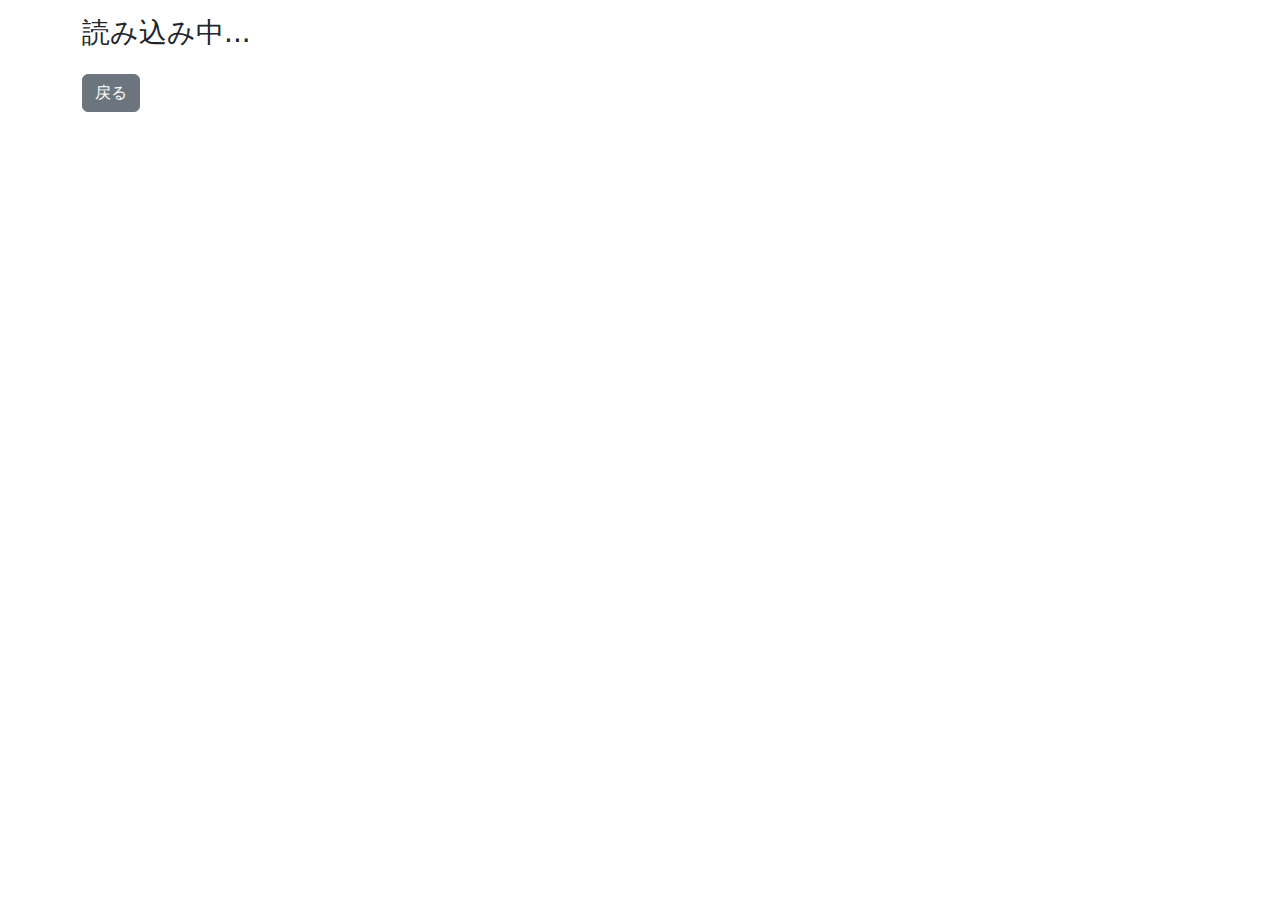
<file: point.html>
<!DOCTYPE html>
<html lang="ja">
<head>
  <meta charset="utf-8">
  <meta name="viewport" content="width=device-width, initial-scale=1">
  <title>基準点詳細</title>

  <!-- Bootstrap -->
  <link href="https://cdn.jsdelivr.net/npm/bootstrap@5.3.3/dist/css/bootstrap.min.css" rel="stylesheet">

  <script type="module" src="./js/point.js"></script>
</head>
<body class="container py-3">

<h3 id="pointName">読み込み中...</h3>

<table class="table table-bordered">
  <tbody id="detailBody"></tbody>
</table>

<a href="index.html" class="btn btn-secondary">戻る</a>

</body>
</html>
</file>
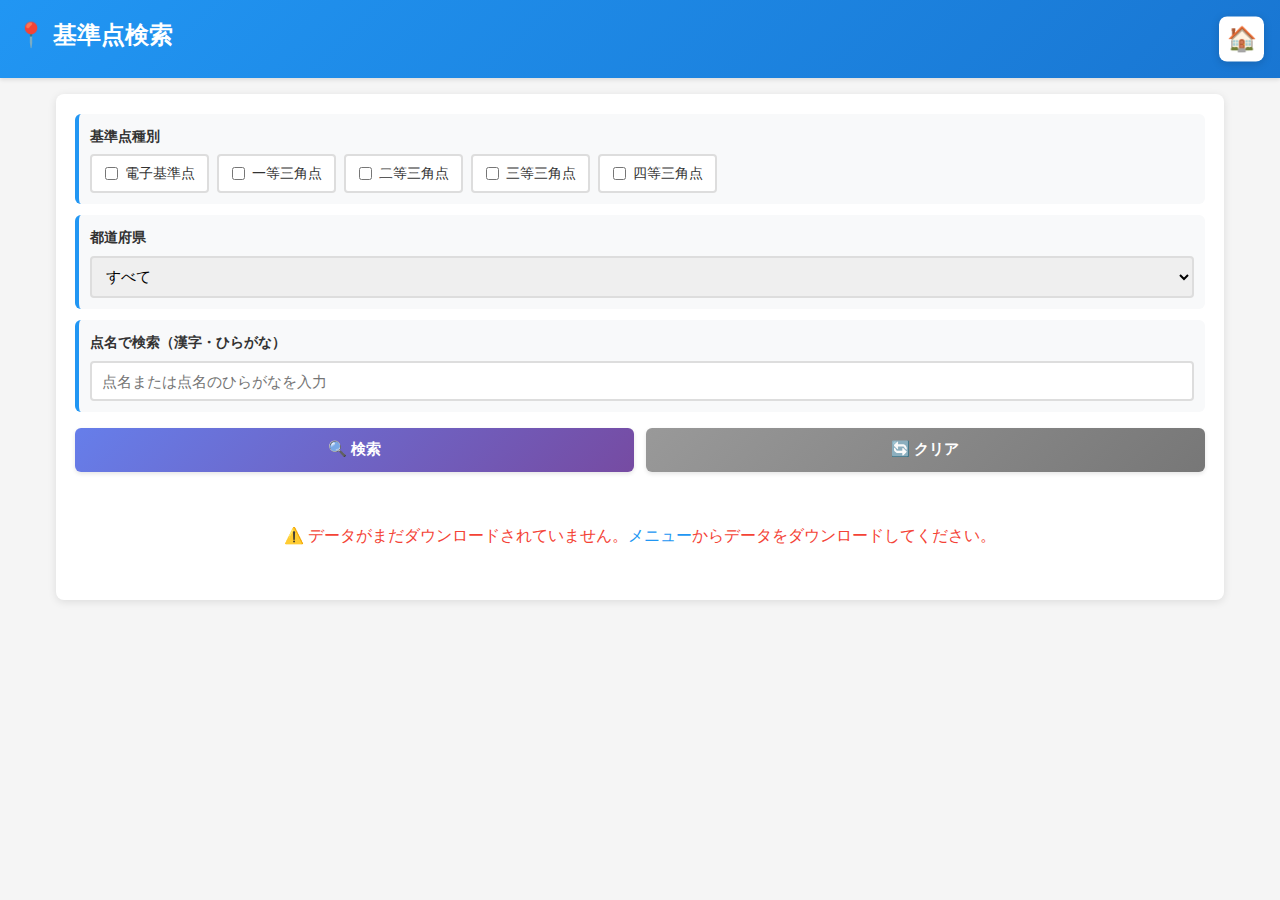
<file: search.html>
<!DOCTYPE html>
<html lang="ja">
<head>
  <meta charset="UTF-8">
  <meta name="viewport" content="width=device-width, initial-scale=1.0">
  <meta name="robots" content="noindex, nofollow">
  <title>基準点検索</title>
  <link rel="icon" type="image/png" sizes="192x192" href="icon-192.png">
  <link rel="icon" type="image/png" sizes="512x512" href="icon-512.png">
  <link rel="apple-touch-icon" href="icon-192.png">
  <link rel="stylesheet" href="css/style.css">
</head>
<body>
  <header>
    <h1>📍 基準点検索</h1>
    <a href="index.html" class="home-btn" title="メニューに戻る">🏠</a>
  </header>

  <main>
    <div class="container">
      <section id="search-section">
        <!-- フィルター -->
        <div class="form-group">
          <label>基準点種別</label>
          <div class="checkbox-group">
            <label><input type="checkbox" class="rank-filter" value="EL0"> 電子基準点</label>
            <label><input type="checkbox" class="rank-filter" value="TR1"> 一等三角点</label>
            <label><input type="checkbox" class="rank-filter" value="TR2"> 二等三角点</label>
            <label><input type="checkbox" class="rank-filter" value="TR3"> 三等三角点</label>
            <label><input type="checkbox" class="rank-filter" value="TR4"> 四等三角点</label>
          </div>
        </div>

        <!-- 検索入力 -->
        <div class="form-group">
          <label for="pref-select">都道府県</label>
          <select id="pref-select">
            <option value="">すべて</option>
          </select>
        </div>

        <div class="form-group">
          <label for="name-search">点名で検索（漢字・ひらがな）</label>
          <input type="text" id="name-search" placeholder="点名または点名のひらがなを入力">
        </div>

        <div class="button-group">
          <button id="search-btn">🔍 検索</button>
          <button id="clear-btn" class="secondary">🔄 クリア</button>
        </div>

        <!-- 検索結果 -->
        <div id="results">
          <div class="results-header" id="results-header" style="display:none;">
            <span>🔍</span>
            <span id="results-count"></span>
          </div>
          <table id="results-table" style="display:none;">
            <thead>
              <tr>
                <th>種別</th>
                <th>点名</th>
                <th>基準点コード</th>
                <th>都道府県</th>
                <th>詳細</th>
              </tr>
            </thead>
            <tbody id="results-tbody">
            </tbody>
          </table>

          <div id="no-results" style="text-align: center; padding: 2rem;">
            <button id="nearby-btn" class="nearby-search-btn">&#128269;近傍20点</button>
          </div>
        </div>

        <!-- ページネーション -->
        <div class="pagination" id="pagination" style="display:none;">
          <button id="prev-btn">← 前</button>
          <span id="page-info"></span>
          <button id="next-btn">次 →</button>
        </div>
      </section>
    </div>
  </main>

  <style>
    /* ヘッダーホームボタン */
    header {
      position: relative;
    }

    .home-btn {
      position: absolute;
      right: 1rem;
      top: 50%;
      transform: translateY(-50%);
      width: 45px;
      height: 45px;
      background: white;
      color: #2196F3;
      border-radius: 8px;
      display: flex;
      align-items: center;
      justify-content: center;
      font-size: 1.5rem;
      text-decoration: none;
      box-shadow: 0 2px 8px rgba(0,0,0,0.15);
      transition: all 0.2s;
    }

    .home-btn:hover {
      background: #2196F3;
      color: white;
      transform: translateY(-50%) scale(1.05);
      box-shadow: 0 4px 12px rgba(33, 150, 243, 0.4);
    }

    /* 検索セクション装飾 */
    #search-section {
      background: white;
      padding: 1.2rem;
      border-radius: 8px;
      box-shadow: 0 2px 8px rgba(0,0,0,0.1);
    }

    .form-group {
      background: #f8f9fa;
      padding: 0.7rem;
      border-radius: 6px;
      margin-bottom: 0.7rem;
      border-left: 4px solid #2196F3;
    }

    .form-group label {
      display: block;
      font-weight: 600;
      color: #333;
      margin-bottom: 0.4rem;
      font-size: 0.9rem;
    }

    .form-group input[type="text"],
    .form-group select {
      width: 100%;
      padding: 0.6rem;
      border: 2px solid #ddd;
      border-radius: 4px;
      font-size: 0.95rem;
      transition: border-color 0.2s;
    }

    .form-group input[type="text"]:focus,
    .form-group select:focus {
      outline: none;
      border-color: #2196F3;
      box-shadow: 0 0 0 3px rgba(33, 150, 243, 0.1);
    }

    .checkbox-group {
      display: flex;
      flex-wrap: wrap;
      gap: 0.5rem;
      margin-top: 0.4rem;
    }

    .checkbox-group label {
      display: flex;
      align-items: center;
      margin: 0;
      font-weight: normal;
      background: white;
      padding: 0.4rem 0.8rem;
      border-radius: 4px;
      border: 2px solid #ddd;
      cursor: pointer;
      transition: all 0.2s;
      font-size: 0.85rem;
    }

    .checkbox-group label:hover {
      border-color: #2196F3;
      background: #e3f2fd;
    }

    .checkbox-group input[type="checkbox"]:checked + label,
    .checkbox-group label:has(input[type="checkbox"]:checked) {
      background: #2196F3;
      color: white;
      border-color: #2196F3;
    }

    .checkbox-group input[type="checkbox"] {
      width: auto;
      margin-right: 0.4rem;
    }

    /* 付近検索ボタン */
    .nearby-search-btn {
      padding: 0.4rem 0.6rem;
      background: linear-gradient(135deg, #667eea 0%, #764ba2 100%);
      color: white;
      border: none;
      border-radius: 4px;
      font-size: 0.85rem;
      font-weight: normal;
      cursor: pointer;
      transition: all 0.2s;
      box-shadow: 0 2px 8px rgba(102, 126, 234, 0.3);
      white-space: nowrap;
    }

    .nearby-search-btn:hover {
      box-shadow: 0 4px 12px rgba(102, 126, 234, 0.5);
    }

    .nearby-search-btn:active {
      transform: translateY(1px);
    }

    .nearby-search-btn:disabled {
      opacity: 0.6;
      cursor: not-allowed;
      transform: none;
    }

    /* ボタングループ */
    .button-group {
      display: flex;
      gap: 0.7rem;
      margin-top: 1rem;
      flex-wrap: wrap;
    }

    button {
      flex: 1;
      min-width: 120px;
      padding: 0.7rem 1.2rem;
      font-size: 0.95rem;
      font-weight: 600;
      border-radius: 6px;
      border: none;
      cursor: pointer;
      transition: all 0.2s;
      box-shadow: 0 2px 4px rgba(0,0,0,0.1);
    }

    #search-btn {
      background: linear-gradient(135deg, #667eea 0%, #764ba2 100%);
      color: white;
    }

    #search-btn:hover {
      transform: translateY(-2px);
      box-shadow: 0 4px 12px rgba(102, 126, 234, 0.4);
    }

    #search-btn:active {
      transform: translateY(0);
    }

    button.secondary {
      background: linear-gradient(135deg, #999 0%, #777 100%);
      color: white;
    }

    button.secondary:hover {
      transform: translateY(-2px);
      box-shadow: 0 4px 12px rgba(119, 119, 119, 0.4);
    }

    button.secondary:active {
      transform: translateY(0);
    }

    a {
      color: #2196F3;
      text-decoration: none;
    }

    a:hover {
      text-decoration: underline;
    }

      /* テーブルスタイル */
      #results-table {
        border-collapse: collapse;
        width: 100%;
        font-size: 0.9rem;
        table-layout: fixed;
      }

      #results-table th,
      #results-table td {
        border: 1px solid #ddd;
        padding: 0.4rem 0.2rem;
        text-align: center;
        overflow: hidden;
        text-overflow: ellipsis;
      }

      /* 列幅の固定 */
      #results-table th:nth-child(1),
      #results-table td:nth-child(1) {
        width: 2.5em; /* 種別: 全角2文字 */
      }

      #results-table th:nth-child(2),
      #results-table td:nth-child(2) {
        width: auto; /* 点名: 残りのスペース */
        white-space: nowrap;
      }

      #results-table th:nth-child(3),
      #results-table td:nth-child(3) {
        width: 9em; /* 基準点コード: コンパクトに */
        font-size: 0.8rem;
        padding: 0.4rem 0.1rem;
      }

      #results-table th:nth-child(4),
      #results-table td:nth-child(4) {
        width: 4.5em; /* 都道府県: 全角4文字 */
      }

      #results-table th:nth-child(5),
      #results-table td:nth-child(5) {
        width: 2.5em; /* 詳細: 全角2文字 */
      }

      #results-table thead tr {
        background: #2196F3;
        color: white;
        border-bottom: 3px solid #1976D2;
      }

      #results-table tbody tr:hover {
        background: #f5f5f5;
      }

      .detail-btn {
        display: inline-block;
        padding: 0.3rem 0.4rem;
        background: #2196F3;
        color: white;
        text-decoration: none;
        border-radius: 4px;
        font-size: 1rem;
        transition: background 0.2s;
        line-height: 1;
      }

      .detail-btn:hover {
        background: #1976D2;
        text-decoration: none;
      }

      /* ページネーション */
      .pagination {
        display: flex;
        align-items: center;
        justify-content: center;
        gap: 0.7rem;
        margin-top: 1rem;
        padding: 0.7rem;
        background: white;
        border-radius: 8px;
        box-shadow: 0 2px 4px rgba(0,0,0,0.1);
      }

      .pagination button {
        padding: 0.5rem 1.2rem;
        font-size: 0.85rem;
        border-radius: 6px;
        transition: all 0.2s;
        min-width: auto;
      }

      .pagination button:disabled {
        background: #e0e0e0;
        color: #999;
        cursor: not-allowed;
        opacity: 0.6;
      }

      .pagination button:not(:disabled):hover {
        transform: translateY(-2px);
        box-shadow: 0 4px 8px rgba(33, 150, 243, 0.3);
      }

      #page-info {
        font-weight: 600;
        color: #333;
        background: #f0f0f0;
        padding: 0.4rem 0.8rem;
        border-radius: 4px;
        font-size: 0.85rem;
      }

      /* 検索結果情報 */
      #results {
        margin-top: 1.2rem;
      }

      .results-header {
        background: linear-gradient(135deg, #667eea 0%, #764ba2 100%);
        color: white;
        padding: 0.7rem 1rem;
        border-radius: 8px 8px 0 0;
        font-weight: 600;
        font-size: 0.95rem;
        display: flex;
        align-items: center;
        gap: 0.5rem;
      }

      #results-table {
        border-radius: 0 0 8px 8px;
        overflow: hidden;
        box-shadow: 0 2px 8px rgba(0,0,0,0.1);
      }
  </style>

  <script type="module">
    import KijuntenDB from './src/db.js'
    import { getLabel } from './src/metadata.js'

    const db = new KijuntenDB()
    const PAGE_SIZE = 20
    let currentPage = 1
    let searchResults = []
    let allBases = []
    let prefNames = {} // 都道府県マスタ
    let searchMode = 'normal' // 'normal' or 'nearby'

    await db.init()

    // 都道府県マスタをロード
    try {
      const res = await fetch('data/pref_ids.json')
      if (res.ok) {
        prefNames = await res.json()
        // プルダウンに選択肢を追加
        const prefSelect = document.getElementById('pref-select')
        Object.keys(prefNames).sort().forEach(prefId => {
          const option = document.createElement('option')
          option.value = prefId
          option.textContent = prefNames[prefId]
          prefSelect.appendChild(option)
        })
      }
    } catch (err) {
      console.warn('Failed to load pref_ids.json:', err)
    }

    // 全データを読み込み
    allBases = await db.getAllBases()

    if (allBases.length === 0) {
      document.getElementById('no-results').innerHTML = '<p style="color: #f44336;">⚠️ データがまだダウンロードされていません。<a href="/">メニュー</a>からデータをダウンロードしてください。</p>'
    }

    const nameSearchInput = document.getElementById('name-search')
    const prefSelect = document.getElementById('pref-select')
    const rankFilters = document.querySelectorAll('.rank-filter')
    const searchBtn = document.getElementById('search-btn')
    const nearbyBtn = document.getElementById('nearby-btn')
    const clearBtn = document.getElementById('clear-btn')
    const resultsTable = document.getElementById('results-table')
    const resultsTbody = document.getElementById('results-tbody')
    const noResults = document.getElementById('no-results')
    const pagination = document.getElementById('pagination')
    const pageInfo = document.getElementById('page-info')
    const prevBtn = document.getElementById('prev-btn')
    const nextBtn = document.getElementById('next-btn')

    // Haversine距離計算関数 (km単位で返す)
    function calcDistance(lat1, lon1, lat2, lon2) {
      const R = 6371 // 地球の半径 (km)
      const dLat = (lat2 - lat1) * Math.PI / 180
      const dLon = (lon2 - lon1) * Math.PI / 180
      const a = 
        Math.sin(dLat/2) * Math.sin(dLat/2) +
        Math.cos(lat1 * Math.PI / 180) * Math.cos(lat2 * Math.PI / 180) *
        Math.sin(dLon/2) * Math.sin(dLon/2)
      const c = 2 * Math.atan2(Math.sqrt(a), Math.sqrt(1-a))
      return R * c
    }

    searchBtn.addEventListener('click', async () => {
      searchMode = 'normal'
      let rankIds = Array.from(rankFilters)
        .filter(cb => cb.checked)
        .map(cb => cb.value)
      
      // TR4が選択されている場合、EK0も自動的に含める
      if (rankIds.includes('TR4') && !rankIds.includes('EK0')) {
        rankIds.push('EK0')
      }
      // EK0が選択されている場合、TR4も自動的に含める
      if (rankIds.includes('EK0') && !rankIds.includes('TR4')) {
        rankIds.push('TR4')
      }
      
      const searchQuery = nameSearchInput.value
      const selectedPrefId = prefSelect.value
      
      const filters = {
        rankIds,
        nameQuery: searchQuery,
        nameKanaQuery: searchQuery,
        prefId: selectedPrefId
      }

      searchResults = await db.searchBases(filters)
      // 都道府県コード順、点種別順でソート
      sortResults()
      currentPage = 1
      displayResults()
    })

    // ソート関数：都道府県コード順 → 点種別順
    function sortResults() {
      const rankOrder = { 'EL0': 1, 'TR1': 2, 'TR2': 3, 'TR3': 4, 'TR4': 5, 'EK0': 5 }
      searchResults.sort((a, b) => {
        // 第一優先: 都道府県コード
        if (a.pref_id !== b.pref_id) {
          return a.pref_id.localeCompare(b.pref_id)
        }
        // 第二優先: 点種別
        const aRank = rankOrder[a.rank_id] || 99
        const bRank = rankOrder[b.rank_id] || 99
        return aRank - bRank
      })
    }

    nearbyBtn.addEventListener('click', async () => {
      searchMode = 'nearby'
      
      // 位置情報を取得
      if (!navigator.geolocation) {
        alert('お使いのブラウザは位置情報に対応していません。')
        return
      }

      nearbyBtn.disabled = true
      nearbyBtn.innerHTML = '&#128269;取得中...'

      navigator.geolocation.getCurrentPosition(
        (position) => {
          const userLat = position.coords.latitude
          const userLon = position.coords.longitude

          // チェックされている点種別を取得
          let rankIds = Array.from(rankFilters)
            .filter(cb => cb.checked)
            .map(cb => cb.value)
          
          // TR4が選択されている場合、EK0も自動的に含める
          if (rankIds.includes('TR4') && !rankIds.includes('EK0')) {
            rankIds.push('EK0')
          }
          // EK0が選択されている場合、TR4も自動的に含める
          if (rankIds.includes('EK0') && !rankIds.includes('TR4')) {
            rankIds.push('TR4')
          }

          // 基準点をフィルタリング（チェックがあればその種別のみ、なければ全て）
          let targetBases = allBases
          if (rankIds.length > 0) {
            targetBases = allBases.filter(base => rankIds.includes(base.rank_id))
          }

          // 距離を計算して追加
          searchResults = targetBases.map(base => {
            const distance = calcDistance(userLat, userLon, base.lat, base.lon)
            return { ...base, distance }
          })

          // 距離でソート（昇順）
          searchResults.sort((a, b) => a.distance - b.distance)

          // 上位20件のみ取得
          searchResults = searchResults.slice(0, 20)

          currentPage = 1
          displayResults()

          nearbyBtn.disabled = false
          nearbyBtn.innerHTML = '&#128269;近傍20点'
        },
        (error) => {
          let message = '位置情報の取得に失敗しました。'
          if (error.code === error.PERMISSION_DENIED) {
            message = '位置情報の使用が許可されていません。ブラウザの設定を確認してください。'
          } else if (error.code === error.POSITION_UNAVAILABLE) {
            message = '位置情報が利用できません。'
          } else if (error.code === error.TIMEOUT) {
            message = '位置情報の取得がタイムアウトしました。'
          }
          alert(message)
          nearbyBtn.disabled = false
          nearbyBtn.innerHTML = '&#128269;近傍20点'
        },
        {
          enableHighAccuracy: true,
          timeout: 10000,
          maximumAge: 0
        }
      )
    })

    clearBtn.addEventListener('click', () => {
      searchMode = 'normal'
      rankFilters.forEach(cb => cb.checked = false)
      nameSearchInput.value = ''
      prefSelect.value = ''
      searchResults = []
      currentPage = 1
      resultsTable.style.display = 'none'
      document.getElementById('results-header').style.display = 'none'
      noResults.style.display = 'block'
      pagination.style.display = 'none'
    })

    prevBtn.addEventListener('click', () => {
      if (currentPage > 1) {
        currentPage--
        displayResults()
      }
    })

    nextBtn.addEventListener('click', () => {
      const maxPage = Math.ceil(searchResults.length / PAGE_SIZE)
      if (currentPage < maxPage) {
        currentPage++
        displayResults()
      }
    })

    function displayResults() {
      const resultsHeader = document.getElementById('results-header')
      const resultsCount = document.getElementById('results-count')
      
      if (searchResults.length === 0) {
        resultsTable.style.display = 'none'
        resultsHeader.style.display = 'none'
        noResults.style.display = 'block'
        pagination.style.display = 'none'
        return
      }

      const maxPage = Math.ceil(searchResults.length / PAGE_SIZE)
      const start = (currentPage - 1) * PAGE_SIZE
      const end = start + PAGE_SIZE
      const pageResults = searchResults.slice(start, end)
      
      // 検索結果数を表示
      resultsCount.textContent = `検索結果: ${searchResults.length}件`
      resultsHeader.style.display = 'flex'

      // テーブルヘッダーを動的に変更
      const tableHead = resultsTable.querySelector('thead tr')
      if (searchMode === 'nearby') {
        tableHead.innerHTML = `
          <th>種別</th>
          <th>点名</th>
          <th>距離</th>
          <th>都道府県</th>
          <th>詳細</th>
        `
      } else {
        tableHead.innerHTML = `
          <th>種別</th>
          <th>点名</th>
          <th>基準点コード</th>
          <th>都道府県</th>
          <th>詳細</th>
        `
      }

      resultsTbody.innerHTML = pageResults.map(base => {
        const prefName = prefNames[base.pref_id] || '-'
        // 種別を短縮表示
        const rankLabel = getLabel('rank_ids', base.rank_id)
        let shortRank = rankLabel
        if (rankLabel.includes('電子')) shortRank = '電子'
        else if (rankLabel.includes('一等')) shortRank = '一等'
        else if (rankLabel.includes('二等')) shortRank = '二等'
        else if (rankLabel.includes('三等')) shortRank = '三等'
        else if (rankLabel.includes('四等')) shortRank = '四等'
        
        // nearbyモードの場合は距離を計算して表示
        if (searchMode === 'nearby' && base.distance !== undefined) {
          let distanceText = ''
          if (base.distance < 1) {
            distanceText = `${Math.round(base.distance * 1000)}m`
          } else {
            distanceText = `${base.distance.toFixed(2)}km`
          }
          
          return `
          <tr>
            <td>${shortRank}</td>
            <td>${base.name || '-'}</td>
            <td>${distanceText}</td>
            <td>${prefName}</td>
            <td><a href="detail.html?id=${base.id}" class="detail-btn" title="詳細を表示">📖</a></td>
          </tr>
        `
        } else {
          return `
          <tr>
            <td>${shortRank}</td>
            <td>${base.name || '-'}</td>
            <td><code style="font-size: 0.75rem;">${base.id}</code></td>
            <td>${prefName}</td>
            <td><a href="detail.html?id=${base.id}" class="detail-btn" title="詳細を表示">📖</a></td>
          </tr>
        `
        }
      }).join('')

      pageInfo.textContent = `${currentPage}/${maxPage}（全${searchResults.length}件）`

      resultsTable.style.display = 'table'
      noResults.style.display = 'none'
      pagination.style.display = 'flex'

      prevBtn.disabled = currentPage === 1
      nextBtn.disabled = currentPage === maxPage
    }
  </script>
</body>
</html>
</file>
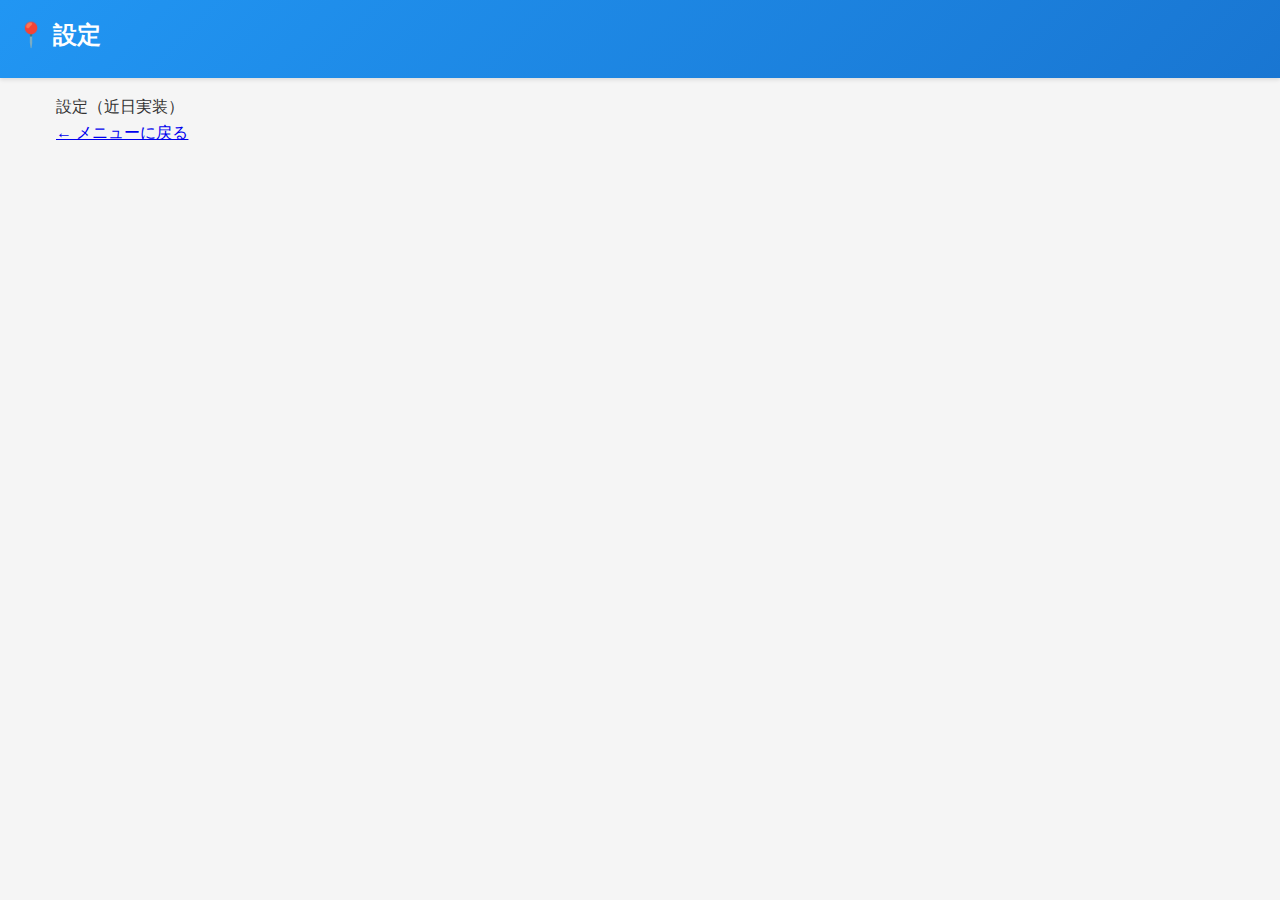
<file: setting.html>
<!DOCTYPE html>
<html lang="ja">
<head>
  <meta charset="UTF-8">
  <meta name="viewport" content="width=device-width, initial-scale=1.0">
  <meta name="robots" content="noindex, nofollow">
  <title>設定</title>
  <link rel="stylesheet" href="css/style.css">
</head>
<body>
  <header>
    <h1>📍 設定</h1>
  </header>

  <main>
    <div class="container">
      <section id="setting-section">
        <p>設定（近日実装）</p>
        <p><a href="index.html">← メニューに戻る</a></p>
      </section>
    </div>
  </main>
</body>
</html>
</file>
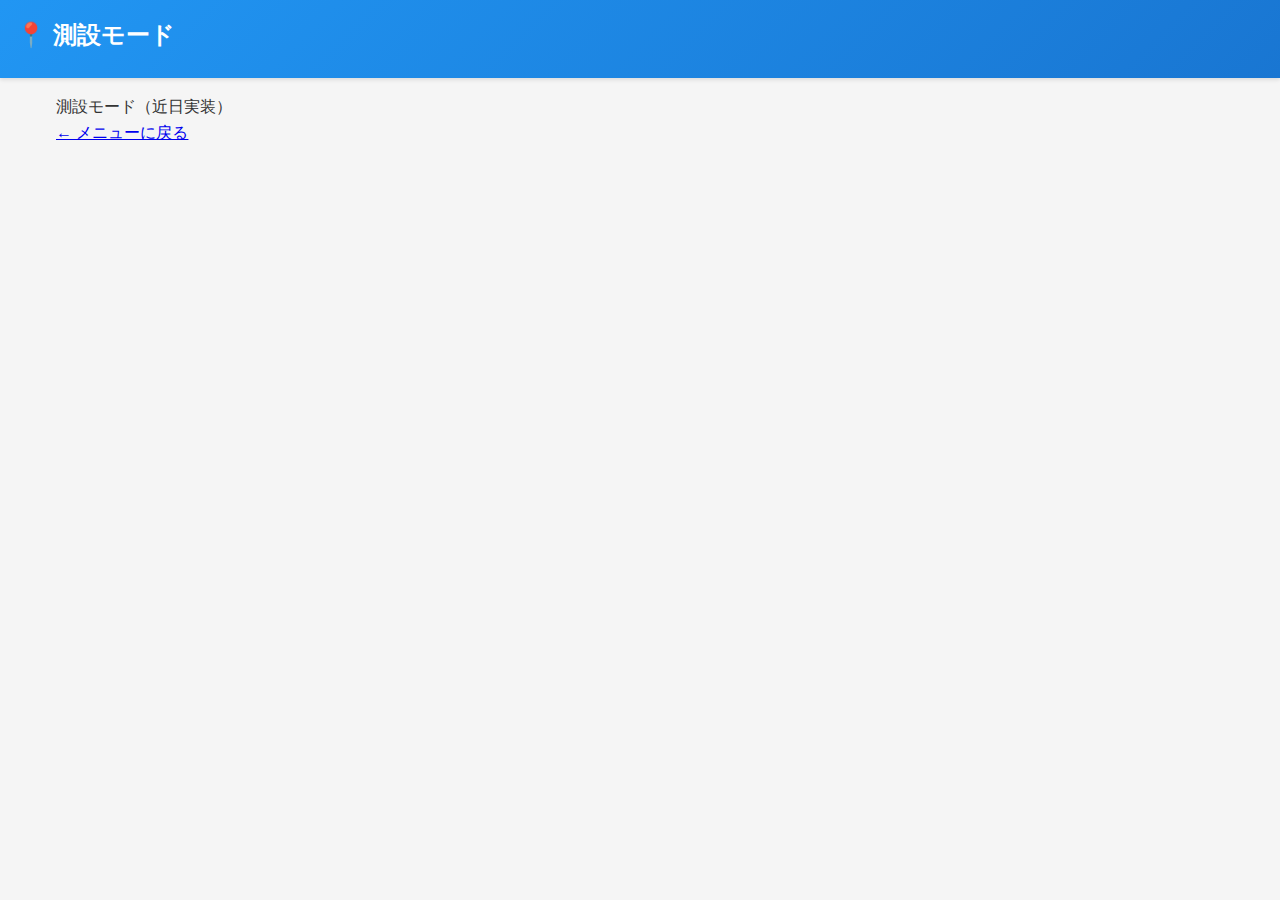
<file: sokusetsu.html>
<!DOCTYPE html>
<html lang="ja">
<head>
  <meta charset="UTF-8">
  <meta name="viewport" content="width=device-width, initial-scale=1.0">
  <title>測設モード</title>
  <link rel="stylesheet" href="css/style.css">
</head>
<body>
  <header>
    <h1>📍 測設モード</h1>
  </header>

  <main>
    <div class="container">
      <section id="sokusetsu-section">
        <p>測設モード（近日実装）</p>
        <p><a href="index.html">← メニューに戻る</a></p>
      </section>
    </div>
  </main>
</body>
</html>
</file>
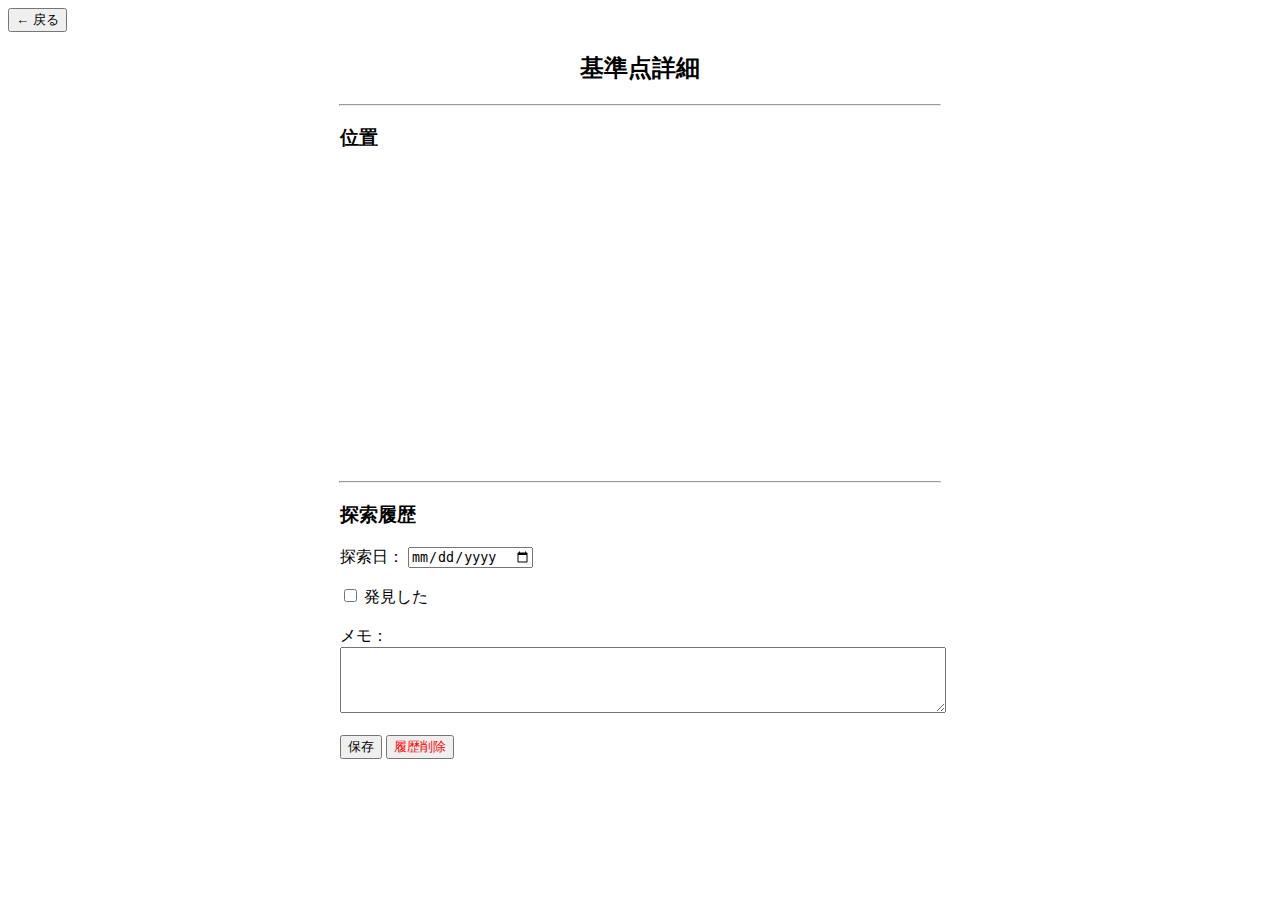
<file: pwa-7fsk9a2d-main/detail.html>
<!DOCTYPE html>
<html lang="ja">
<head>
  <meta charset="UTF-8">
  <title>基準点詳細</title>
  <meta name="viewport" content="width=device-width, initial-scale=1">
  <meta name="robots" content="noindex,nofollow">
</head>

<body>

<button onclick="history.back()">← 戻る</button>
<h2 style="text-align:center;">基準点詳細</h2>

<section id="pointInfo" style="max-width:600px; margin:auto;"></section>

<hr style="max-width:600px;">

<section style="max-width:600px; margin:auto;">
  <h3>位置</h3>
  <iframe id="gsiMap" width="100%" height="300" style="border:0;"></iframe>
</section>

<hr style="max-width:600px;">

<section style="max-width:600px; margin:auto;">
  <h3>探索履歴</h3>

  <label>
    探索日：
    <input type="date" id="visitDate">
  </label>

  <br><br>

  <label>
    <input type="checkbox" id="foundCheck">
    発見した
  </label>

  <br><br>

  <label>
    メモ：
    <br>
    <textarea id="memo" rows="4" style="width:100%;"></textarea>
  </label>

  <br><br>

  <button id="saveBtn">保存</button>
  <button id="deleteBtn" style="color:red;">履歴削除</button>

  <p id="statusMsg"></p>
</section>

<script type="module">
import { openDB } from "./js/db.js";

const params = new URLSearchParams(location.search);
const pointCode = params.get("code");

async function getByKey(store, key) {
  return new Promise((resolve, reject) => {
    const req = store.get(key);
    req.onsuccess = () => resolve(req.result);
    req.onerror = () => reject(req.error);
  });
}

async function loadPoint() {
  const db = await openDB();
  const tx = db.transaction("points", "readonly");
  const store = tx.objectStore("points");

  const point = await getByKey(store, pointCode);
  if (!point) return;

  let html = `
    <p><strong>点名：</strong>${point.pointName}</p>
    <p><strong>点種別：</strong>${point.pointType}</p>
    <p><strong>基準点コード：</strong>${point.pointCode}</p>
  `;

  if (point.pointType === "電子基準点" && point.pointNumber) {
    html += `<p><strong>点番号：</strong>${point.pointNumber}</p>`;
  }

  html += `
    <p><strong>所在地：</strong>${point.prefecture}${point.city}</p>
    <p><strong>成果状態：</strong>${point.status}（2025/12/04時点）</p>
    <p><strong>緯度：</strong>${point.lat}</p>
    <p><strong>経度：</strong>${point.lon}</p>
  `;

  document.getElementById("pointInfo").innerHTML = html;

  document.getElementById("gsiMap").src =
    `https://maps.gsi.go.jp/#15/${point.lat}/${point.lon}/&base=std&ls=std&disp=1`;
}

async function loadVisit() {
  const db = await openDB();
  const tx = db.transaction("visits", "readonly");
  const store = tx.objectStore("visits");

  const visit = await getByKey(store, pointCode);
  if (!visit) return;

  document.getElementById("visitDate").value = visit.visitDate;
  document.getElementById("foundCheck").checked = visit.found === 1;
  document.getElementById("memo").value = visit.memo || "";
}

async function saveVisit() {
  const visit = {
    pointCode,
    visitDate: document.getElementById("visitDate").value,
    found: document.getElementById("foundCheck").checked ? 1 : 0,
    memo: document.getElementById("memo").value
  };

  const db = await openDB();
  const tx = db.transaction("visits", "readwrite");
  tx.objectStore("visits").put(visit);

  document.getElementById("statusMsg").textContent = "保存しました";
}

async function deleteVisit() {
  if (!confirm("探索履歴を削除しますか？（写真も削除されます）")) return;

  const db = await openDB();
  const tx = db.transaction("visits", "readwrite");
  tx.objectStore("visits").delete(pointCode);

  document.getElementById("visitDate").value = "";
  document.getElementById("foundCheck").checked = false;
  document.getElementById("memo").value = "";
  document.getElementById("statusMsg").textContent = "削除しました";
}

document.getElementById("saveBtn").onclick = saveVisit;
document.getElementById("deleteBtn").onclick = deleteVisit;

loadPoint();
loadVisit();
</script>

</body>
</html>
</file>
<file: css/style.css>
/* ===================================
   基本スタイル
   =================================== */

:root {
  --primary-color: #2196F3;
  --primary-dark: #1976D2;
  --primary-light: #BBDEFB;
  --accent-color: #FF9800;
  --success-color: #4CAF50;
  --error-color: #F44336;
  --warning-color: #FFC107;
  --gray-light: #f5f5f5;
  --gray-medium: #9e9e9e;
  --gray-dark: #333333;
  --border-color: #e0e0e0;
  --shadow: 0 2px 4px rgba(0, 0, 0, 0.1);
  --shadow-deep: 0 4px 8px rgba(0, 0, 0, 0.15);
}

* {
  margin: 0;
  padding: 0;
  box-sizing: border-box;
}

html, body {
  width: 100%;
  height: 100%;
  font-family: 'Segoe UI', 'Helvetica Neue', sans-serif, 'Hiragino Maru Gothic Pro';
  font-size: 16px;
  line-height: 1.6;
  color: var(--gray-dark);
  background-color: var(--gray-light);
}

/* ===================================
   ヘッダー・ナビゲーション
   =================================== */

header {
  background: linear-gradient(135deg, var(--primary-color), var(--primary-dark));
  color: white;
  padding: 16px;
  box-shadow: var(--shadow);
  position: sticky;
  top: 0;
  z-index: 100;
}

header h1 {
  font-size: 24px;
  font-weight: 600;
  margin-bottom: 8px;
}

header .subtitle {
  font-size: 12px;
  opacity: 0.9;
}

nav {
  background-color: white;
  border-bottom: 1px solid var(--border-color);
  padding: 0;
}

.nav-tabs {
  display: flex;
  list-style: none;
  overflow-x: auto;
  -webkit-overflow-scrolling: touch;
}

.nav-tabs li {
  flex: 1;
  min-width: 80px;
}

.nav-tabs a {
  display: block;
  padding: 16px;
  text-align: center;
  color: var(--gray-medium);
  text-decoration: none;
  border-bottom: 3px solid transparent;
  transition: all 0.3s ease;
  font-weight: 500;
  font-size: 14px;
}

.nav-tabs a:hover,
.nav-tabs a.active {
  color: var(--primary-color);
  border-bottom-color: var(--primary-color);
  background-color: var(--primary-light);
}

/* ===================================
   メインコンテンツ
   =================================== */

main {
  flex: 1;
  overflow-y: auto;
  padding-bottom: 80px;
}

.container {
  max-width: 100%;
  width: 100%;
  padding: 16px;
  margin: 0 auto;
}

.page {
  display: none;
}

.page.active {
  display: block;
}

/* ===================================
   検索フォーム
   =================================== */

.search-form {
  background: white;
  padding: 16px;
  margin-bottom: 16px;
  border-radius: 8px;
  box-shadow: var(--shadow);
}

.search-form .form-group {
  margin-bottom: 12px;
}

.search-form label {
  display: block;
  font-weight: 600;
  margin-bottom: 6px;
  font-size: 14px;
  color: var(--gray-dark);
}

.search-form input,
.search-form select {
  width: 100%;
  padding: 12px;
  border: 1px solid var(--border-color);
  border-radius: 4px;
  font-size: 14px;
  font-family: inherit;
  background-color: white;
  transition: border-color 0.3s ease;
}

.search-form input:focus,
.search-form select:focus {
  outline: none;
  border-color: var(--primary-color);
  box-shadow: 0 0 0 3px rgba(33, 150, 243, 0.1);
}

/* ===================================
   ボタン
   =================================== */

.btn {
  display: inline-block;
  padding: 12px 24px;
  background-color: var(--primary-color);
  color: white;
  border: none;
  border-radius: 4px;
  font-size: 14px;
  font-weight: 600;
  cursor: pointer;
  text-decoration: none;
  text-align: center;
  transition: all 0.3s ease;
  font-family: inherit;
}

.btn:hover {
  background-color: var(--primary-dark);
  transform: translateY(-2px);
  box-shadow: var(--shadow-deep);
}

.btn:active {
  transform: translateY(0);
}

.btn-block {
  display: block;
  width: 100%;
}

.btn-secondary {
  background-color: var(--gray-medium);
}

.btn-secondary:hover {
  background-color: var(--gray-dark);
}

.btn-success {
  background-color: var(--success-color);
}

.btn-success:hover {
  background-color: #45a049;
}

.btn-small {
  padding: 8px 16px;
  font-size: 12px;
}

/* ===================================
   カード
   =================================== */

.card {
  background: white;
  border-radius: 8px;
  padding: 16px;
  margin-bottom: 16px;
  box-shadow: var(--shadow);
  transition: all 0.3s ease;
}

.card:hover {
  box-shadow: var(--shadow-deep);
  transform: translateY(-2px);
}

.card-header {
  border-bottom: 1px solid var(--border-color);
  padding-bottom: 12px;
  margin-bottom: 12px;
}

.card-header h3 {
  font-size: 18px;
  margin-bottom: 4px;
}

.card-body {
  padding: 0;
}

.card-footer {
  border-top: 1px solid var(--border-color);
  padding-top: 12px;
  margin-top: 12px;
}

/* ===================================
   リスト
   =================================== */

.list {
  list-style: none;
  padding: 0;
}

.list-item {
  background: white;
  padding: 12px;
  margin-bottom: 8px;
  border-radius: 4px;
  border-left: 4px solid var(--primary-color);
  cursor: pointer;
  transition: all 0.3s ease;
}

.list-item:hover {
  background-color: var(--gray-light);
  transform: translateX(4px);
}

.list-item-title {
  font-weight: 600;
  margin-bottom: 4px;
  font-size: 16px;
}

.list-item-subtitle {
  font-size: 12px;
  color: var(--gray-medium);
}

.list-item-meta {
  font-size: 12px;
  color: var(--gray-medium);
  margin-top: 4px;
}

/* ===================================
   グリッド
   =================================== */

.grid {
  display: grid;
  grid-template-columns: repeat(auto-fit, minmax(150px, 1fr));
  gap: 12px;
  margin-bottom: 16px;
}

.grid-item {
  background: white;
  padding: 12px;
  border-radius: 4px;
  text-align: center;
  box-shadow: var(--shadow);
}

.grid-item-value {
  font-size: 24px;
  font-weight: 700;
  color: var(--primary-color);
  margin-bottom: 4px;
}

.grid-item-label {
  font-size: 12px;
  color: var(--gray-medium);
}

/* ===================================
   ナビゲーション
   =================================== */

.bottom-nav {
  position: fixed;
  bottom: 0;
  left: 0;
  right: 0;
  background: white;
  border-top: 1px solid var(--border-color);
  display: flex;
  justify-content: space-around;
  padding: 0;
  z-index: 90;
  box-shadow: 0 -2px 4px rgba(0, 0, 0, 0.1);
}

.bottom-nav a {
  flex: 1;
  display: flex;
  flex-direction: column;
  align-items: center;
  justify-content: center;
  padding: 12px;
  color: var(--gray-medium);
  text-decoration: none;
  font-size: 12px;
  transition: all 0.3s ease;
}

.bottom-nav a:hover,
.bottom-nav a.active {
  color: var(--primary-color);
  background-color: var(--primary-light);
}

.bottom-nav .icon {
  font-size: 24px;
  margin-bottom: 4px;
}

/* ===================================
   レスポンシブ
   =================================== */

@media (max-width: 480px) {
  .container {
    padding: 12px;
  }
  
  header h1 {
    font-size: 20px;
  }
  
  .nav-tabs a {
    padding: 12px;
    font-size: 12px;
  }
}

@media (min-width: 768px) {
  .grid {
    grid-template-columns: repeat(4, 1fr);
  }
  
  .container {
    max-width: 1200px;
  }
}

/* ===================================
   ユーティリティ
   =================================== */

.mt-8 { margin-top: 8px; }
.mt-16 { margin-top: 16px; }
.mb-8 { margin-bottom: 8px; }
.mb-16 { margin-bottom: 16px; }
.p-8 { padding: 8px; }
.p-16 { padding: 16px; }

.text-center { text-align: center; }
.text-right { text-align: right; }
.text-muted { color: var(--gray-medium); }
.text-primary { color: var(--primary-color); }
.text-success { color: var(--success-color); }
.text-error { color: var(--error-color); }

.hidden { display: none; }
.inline-block { display: inline-block; }

/* ===================================
   フォーム
   =================================== */

.form-group {
  margin-bottom: 16px;
}

.form-group label {
  display: block;
  font-weight: 600;
  margin-bottom: 8px;
  font-size: 14px;
}

.form-group input,
.form-group textarea,
.form-group select {
  width: 100%;
  padding: 12px;
  border: 1px solid var(--border-color);
  border-radius: 4px;
  font-size: 14px;
  font-family: inherit;
}

.form-group textarea {
  resize: vertical;
  min-height: 100px;
}

.form-check {
  display: flex;
  align-items: center;
  margin-bottom: 12px;
}

.form-check input[type="checkbox"],
.form-check input[type="radio"] {
  margin-right: 8px;
}

/* ===================================
   アラート
   =================================== */

.alert {
  padding: 12px 16px;
  border-radius: 4px;
  margin-bottom: 16px;
  font-size: 14px;
}

.alert-info {
  background-color: rgba(33, 150, 243, 0.1);
  color: var(--primary-color);
  border-left: 4px solid var(--primary-color);
}

.alert-success {
  background-color: rgba(76, 175, 80, 0.1);
  color: var(--success-color);
  border-left: 4px solid var(--success-color);
}

.alert-warning {
  background-color: rgba(255, 193, 7, 0.1);
  color: var(--warning-color);
  border-left: 4px solid var(--warning-color);
}

.alert-error {
  background-color: rgba(244, 67, 54, 0.1);
  color: var(--error-color);
  border-left: 4px solid var(--error-color);
}

/* ===================================
   スピナー
   =================================== */

.spinner {
  display: inline-block;
  width: 20px;
  height: 20px;
  border: 3px solid var(--primary-light);
  border-radius: 50%;
  border-top-color: var(--primary-color);
  animation: spin 1s ease-in-out infinite;
}

@keyframes spin {
  to { transform: rotate(360deg); }
}

.text-loading {
  display: flex;
  align-items: center;
  justify-content: center;
  padding: 32px;
}
</file>
